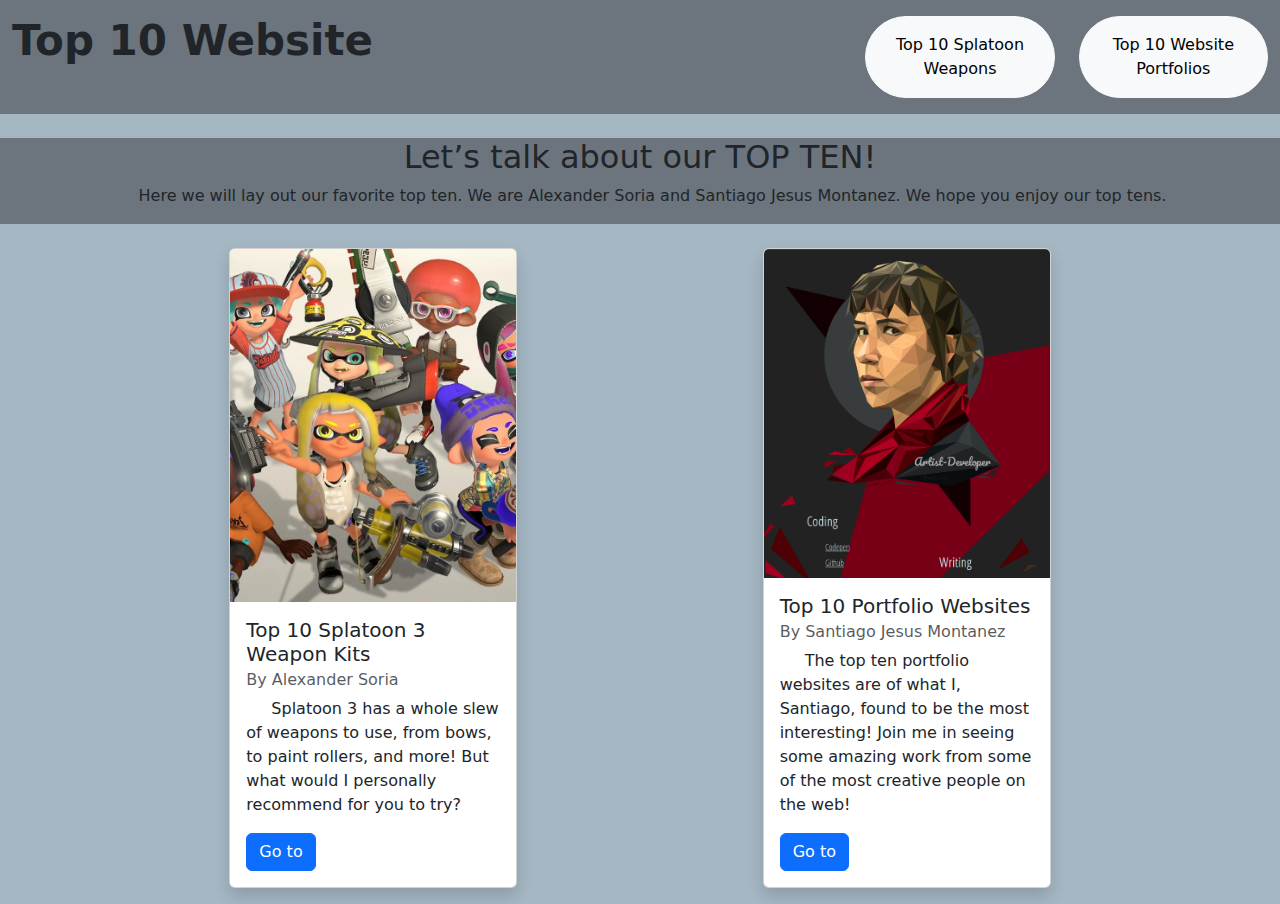
<file: index.html>
<!doctype html>
<html lang="en">
  <head>
    <meta charset="utf-8">
    <meta name="viewport" content="width=device-width, initial-scale=1">
    <title>Top Ten Website</title>
    <link
      href="https://cdn.jsdelivr.net/npm/bootstrap@5.3.3/dist/css/bootstrap.min.css"
      rel="stylesheet"
      integrity="sha384-QWTKZyjpPEjISv5WaRU9OFeRpok6YctnYmDr5pNlyT2bRjXh0JMhjY6hW+ALEwIH"
      crossorigin="anonymous">
    <link rel="stylesheet" href="./style/styles.css">
  </head>

  <body id="bg-index">

    <header>
      <div class="container-fluid">
        <div class="row bg-secondary py-3">
            <!--Website Name-->
            <div class="col-5 col-lg-8">
              <h3>
                <a class="navbar-brand" style="font-weight: bold; font-size: 42px;" href="#">Top 10 Website</a>
              </h3>
              </div> 
            <!--Buttons to articles-->
            <div class="col-3 col-lg-2">
              <a role="button" class="btn btn-light rounded-pill p-lg-3" href="/pages/AlexanderTopTen.html">Top 10 Splatoon Weapons</a>
            </div>
            <div class="col-3 col-lg-2">
              <a role="button" class="btn btn-light rounded-pill p-lg-3" href="/pages/SantiagoTopTen.html">Top 10 Website Portfolios</a>
            </div>
          </div>
        </div>
      </div>
    </header>

    <!--Hero Section-->
    <section class="mb-4 mt-4">
      <div class="container-fluid bg-secondary ">
        <!--Title-->
        <div class="row ">
          <div class="col text-center">
            <h2>
              Let’s talk about our TOP TEN!
            </h2>
          </div>
        </div>

        <!--Text Body-->
        <div class="row">
          <div class="col text-center">
            <p>
              Here we will lay out our favorite top ten. 
              We are Alexander Soria and Santiago Jesus Montanez. 
              We hope you enjoy our top tens.
            </p>
          </div>
        </div>
      </div>
    </section>

    <!--Cards-->
    <section>
      <div class="container-fluid mb-3">
        <div class="row d-flex justify-content-evenly">
          <div class="col-3 d-flex justify-content-evenly">
            <div class="shadow card h-100" style="width: 18rem;">
              <img src="./assets/resources/SplatoonBG.png" class="card-img-top h-100" alt="Card Image of Splatoon Background" style="object-fit:cover;">
              <div class="card-body">
                <h5 class="card-title">Top 10 Splatoon 3 Weapon Kits</h5>
                <h6 class="card-subtitle mb-2 text-body-secondary">By Alexander Soria</h6>
                <p class="card-text">
                  Splatoon 3 has a whole slew of weapons to use, from bows, to paint rollers, and more! 
                  But what would I personally recommend for you to try?</p>
                <a href="./pages/AlexanderTopTen.html" class="btn btn-primary">Go to</a>
              </div>
            </div>
          </div>
          <div class="col-3 d-flex justify-content-evenly">
            <div class="shadow card h-100" style="width: 18rem;">
              <img src="./assets/resources/Screenshot_20241023_141831.png" class="card-img-top h-100" alt="Card image of Web Portfolio">
              <div class="card-body">
                <h5 class="card-title">Top 10 Portfolio Websites</h5>
                <h6 class="card-subtitle mb-2 text-body-secondary">By Santiago Jesus Montanez</h6>
                <p class="card-text">
                  The top ten portfolio websites are of what I, Santiago, found to be the most interesting! 
                  Join me in seeing some amazing work from some of the most creative people on the web!
                </p>
                <a href="./pages/SantiagoTopTen.html" class="btn btn-primary">Go to</a>
              </div>
            </div>
          </div>
        </div>
      </div>
    </section>

    <script
      src="https://cdn.jsdelivr.net/npm/bootstrap@5.3.3/dist/js/bootstrap.bundle.min.js"
      integrity="sha384-YvpcrYf0tY3lHB60NNkmXc5s9fDVZLESaAA55NDzOxhy9GkcIdslK1eN7N6jIeHz"
      crossorigin="anonymous"></script>
  </body>
</html>
</file>
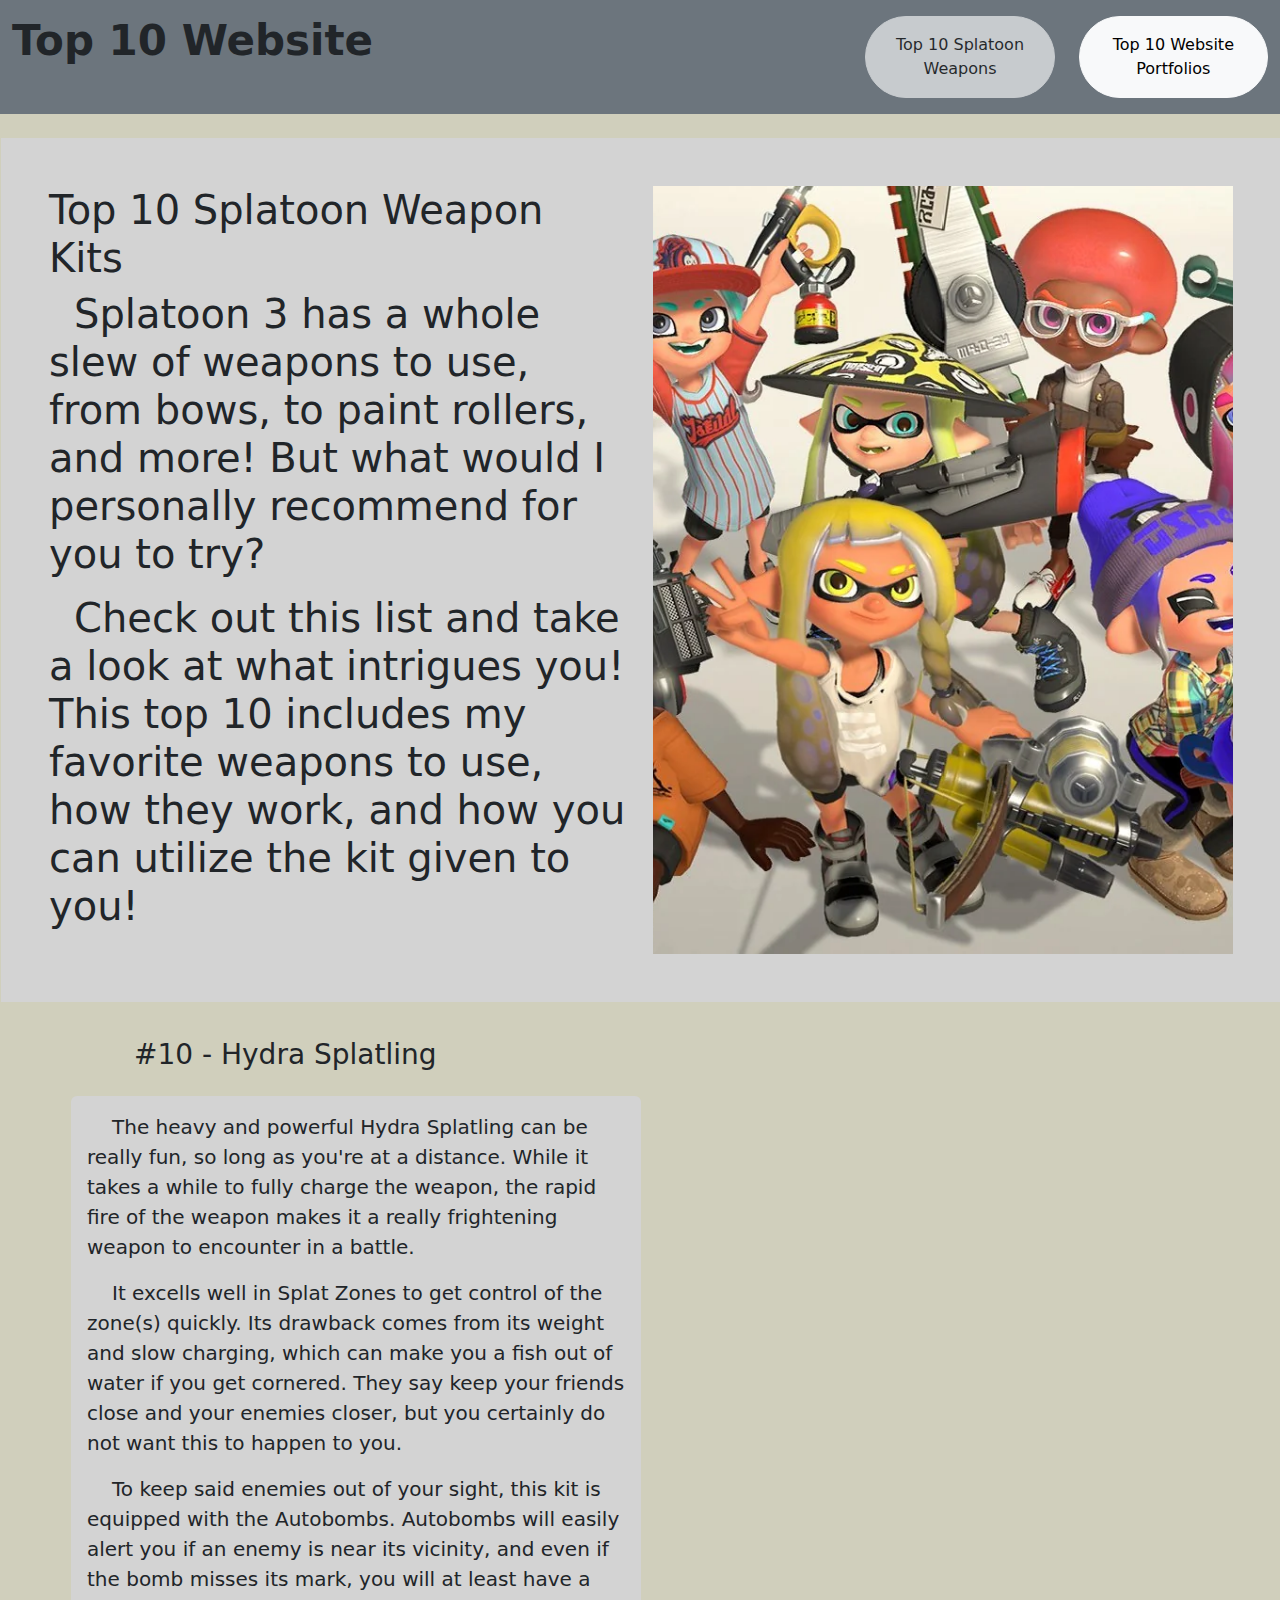
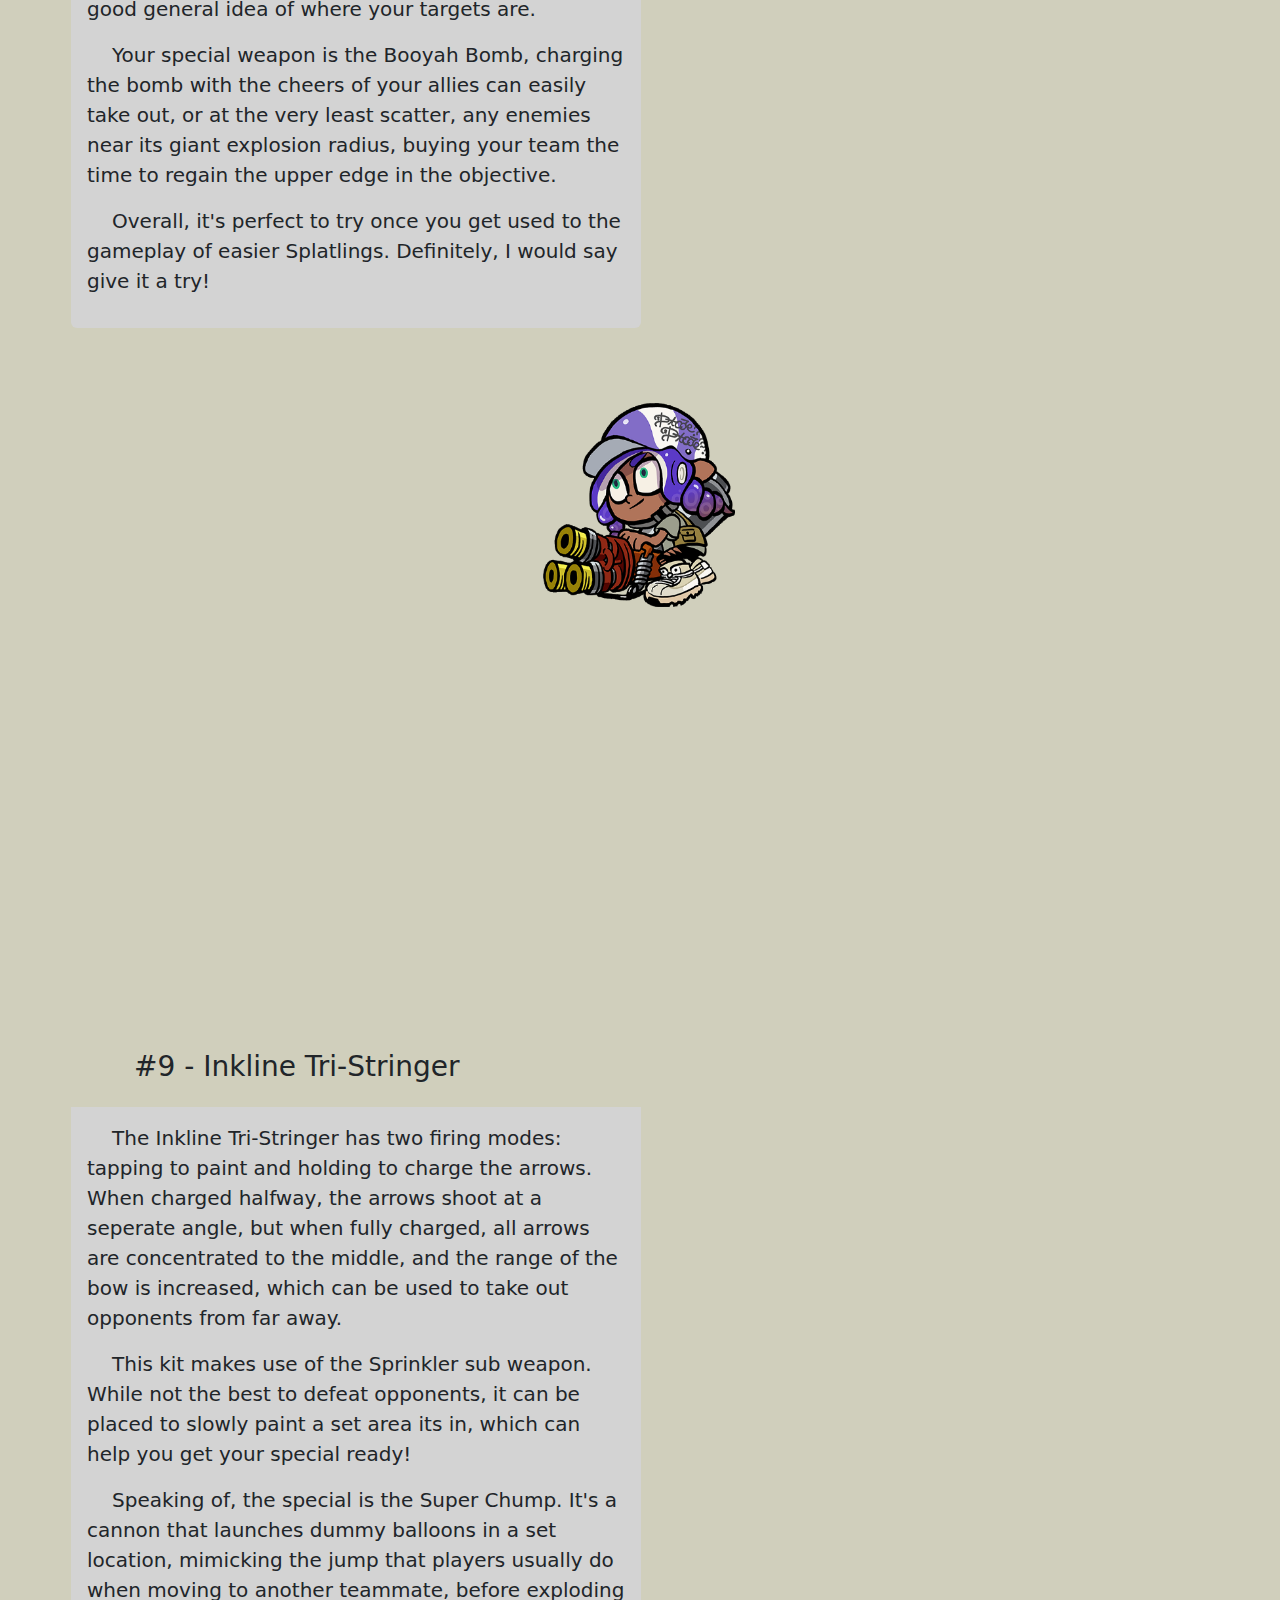
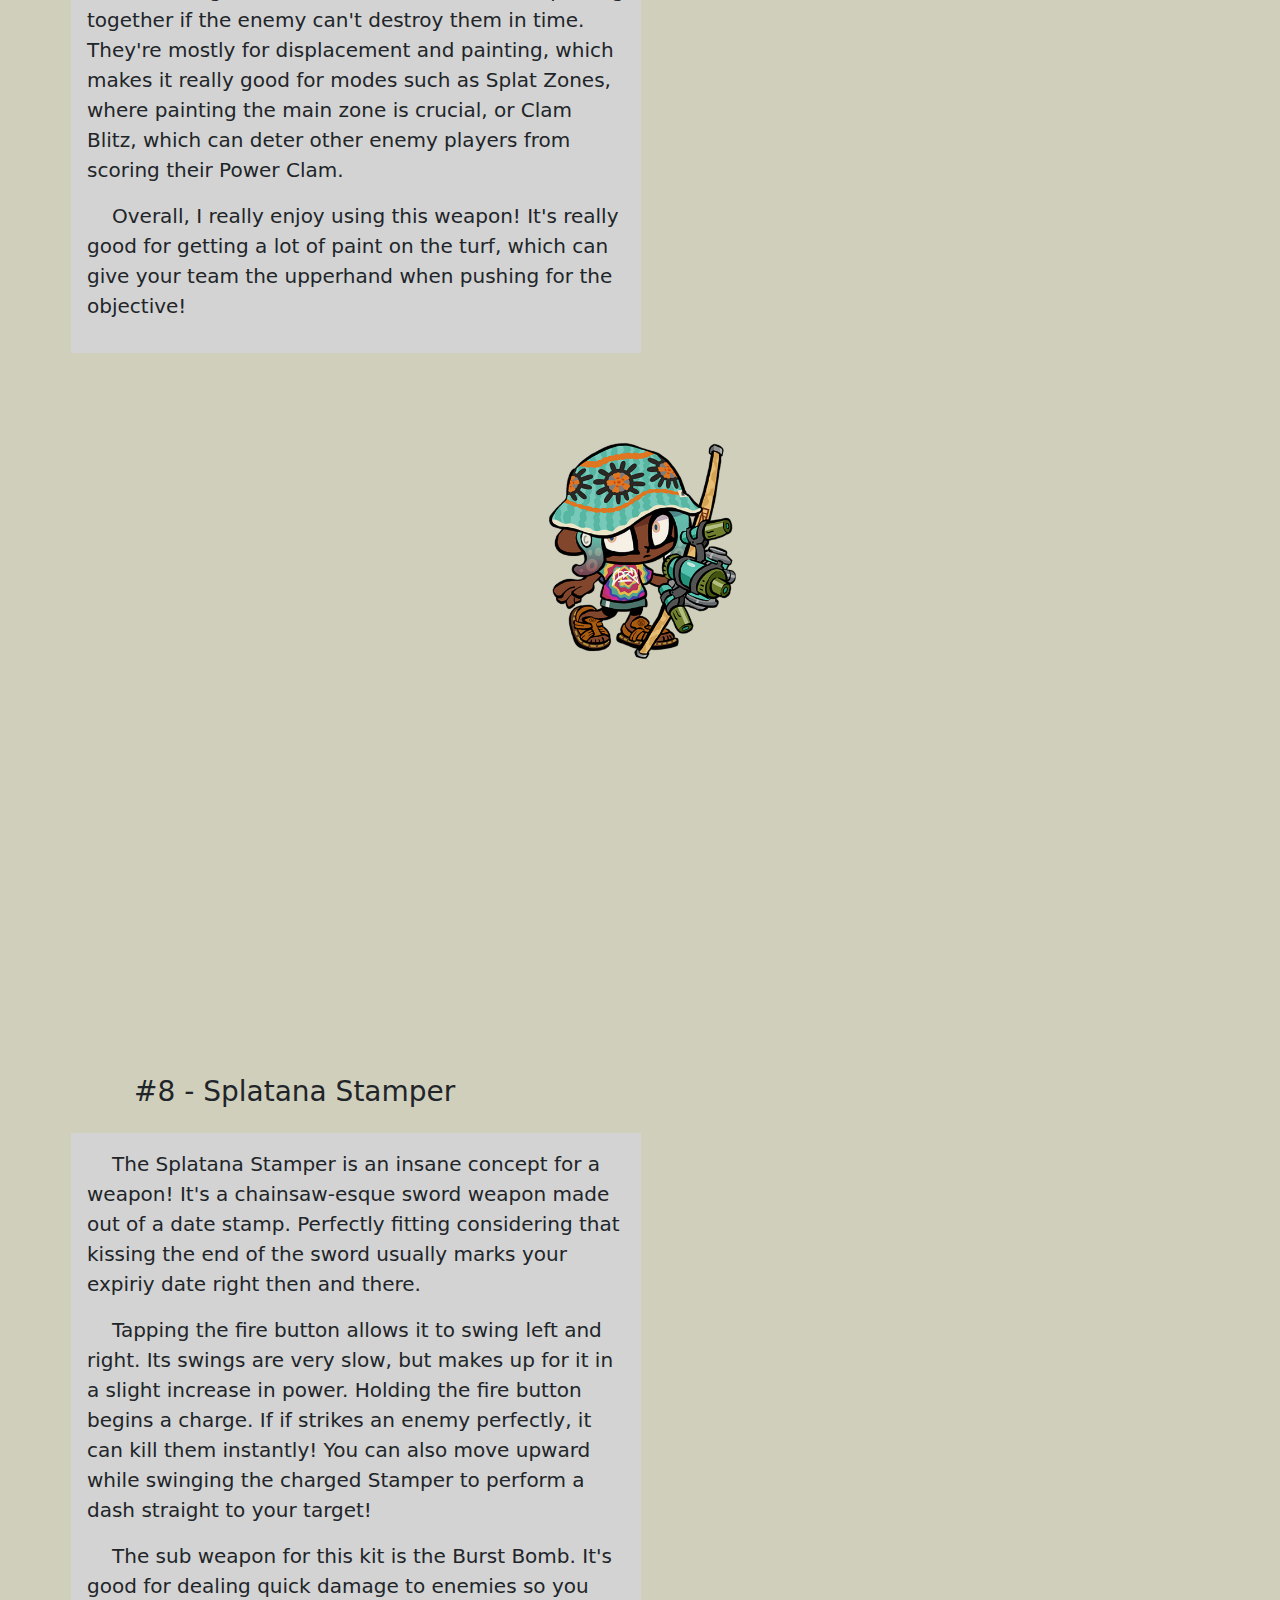
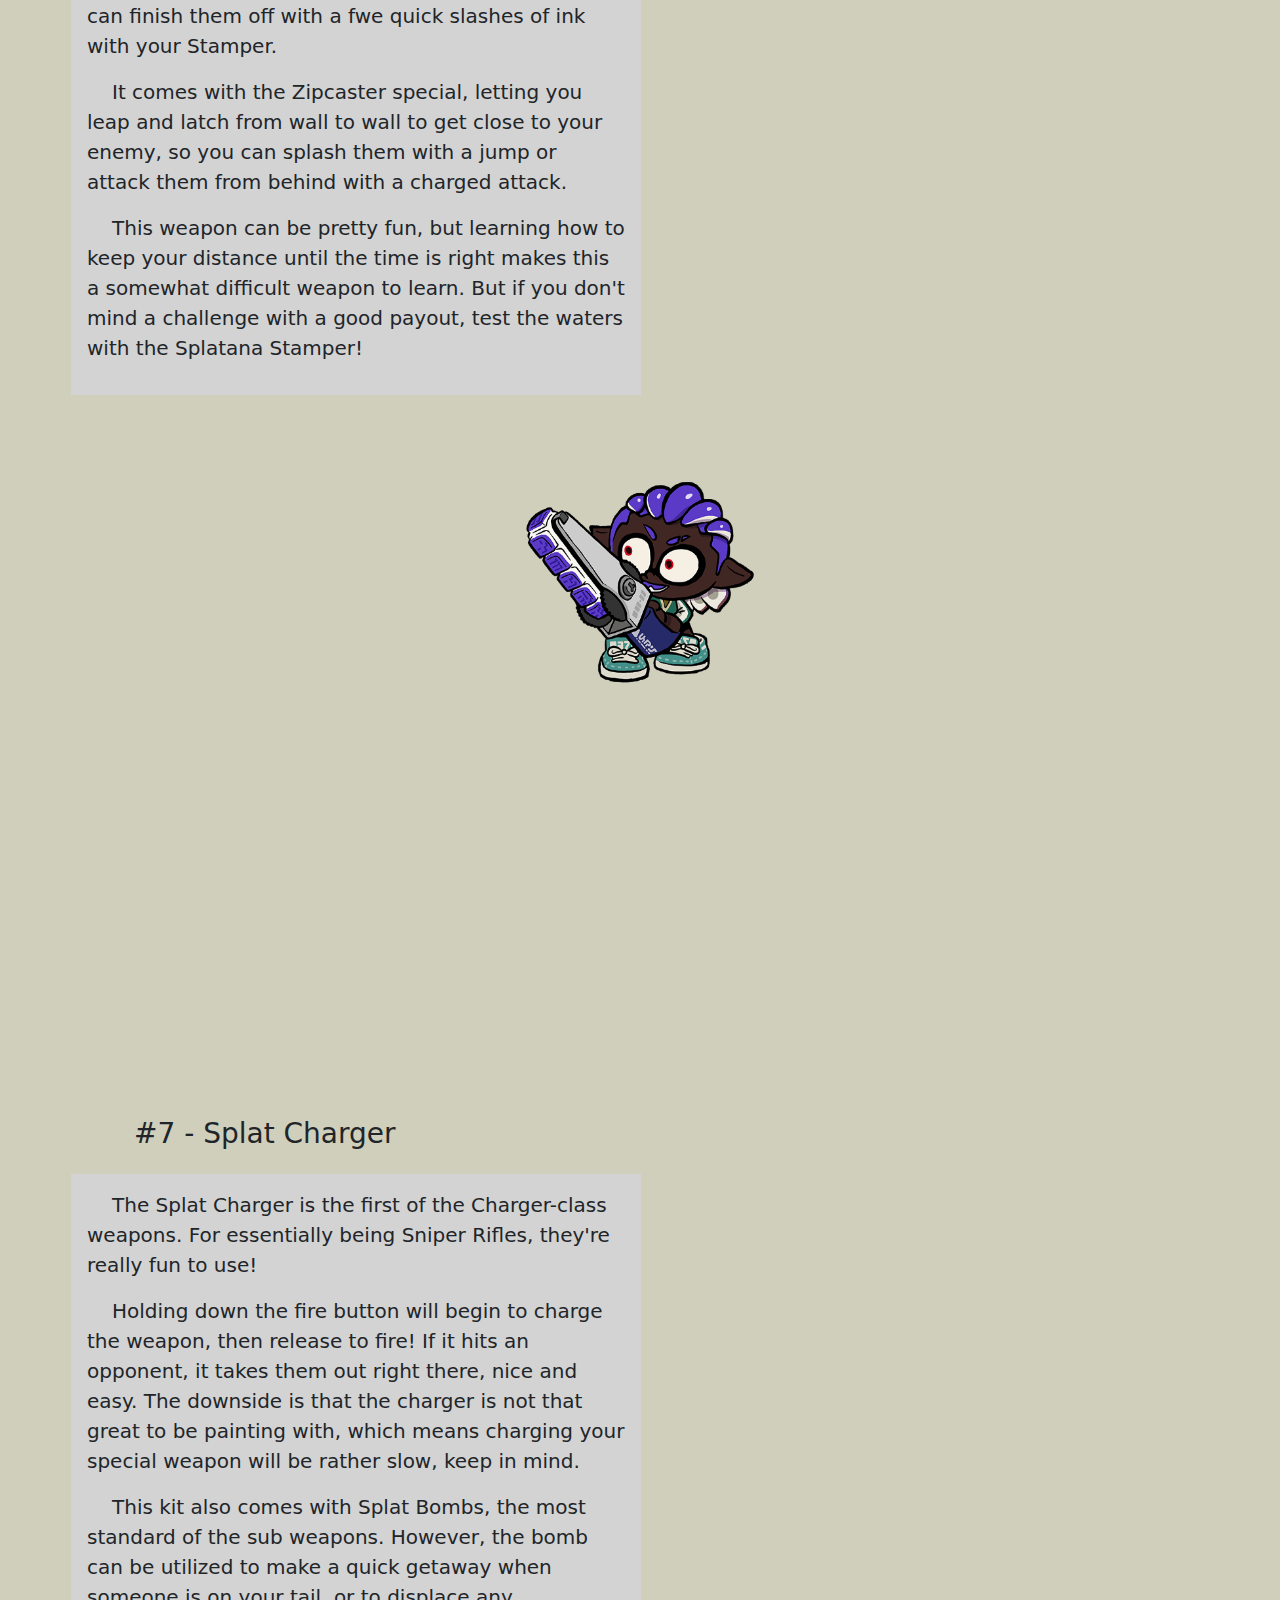
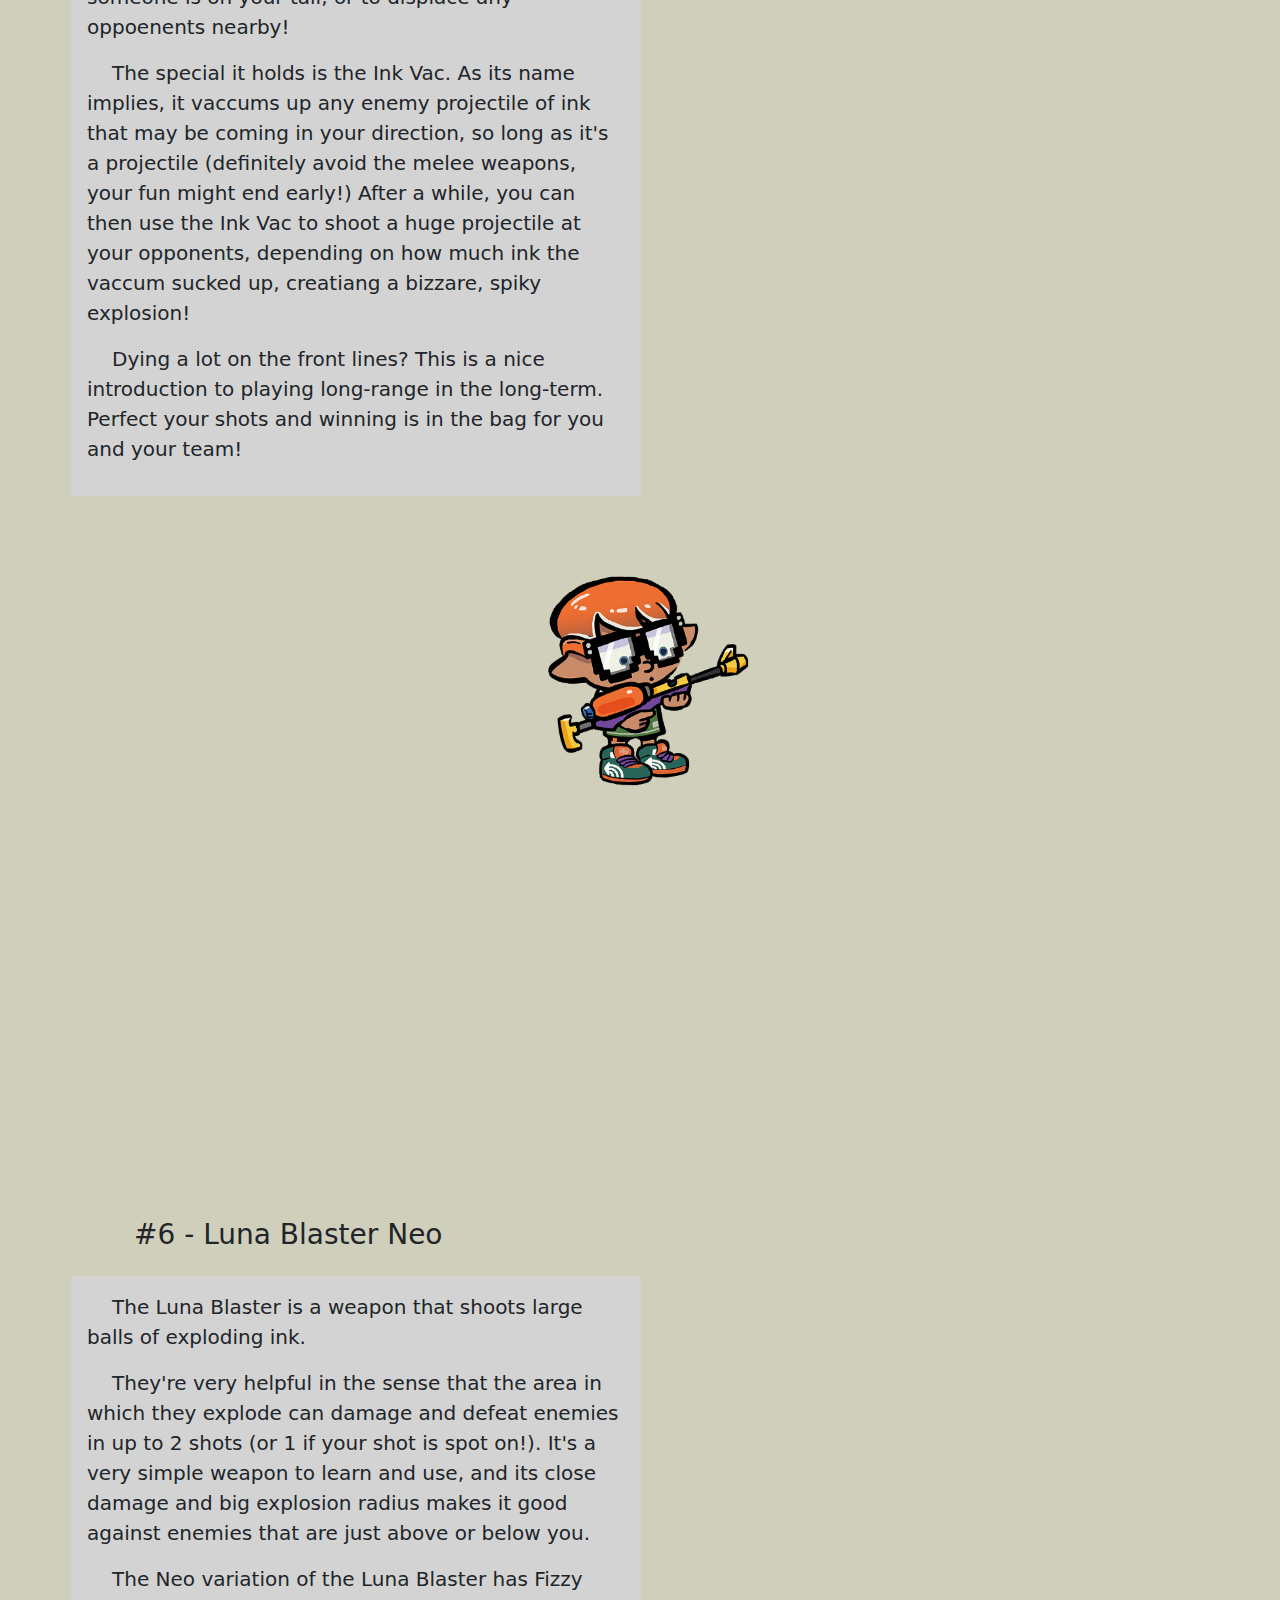
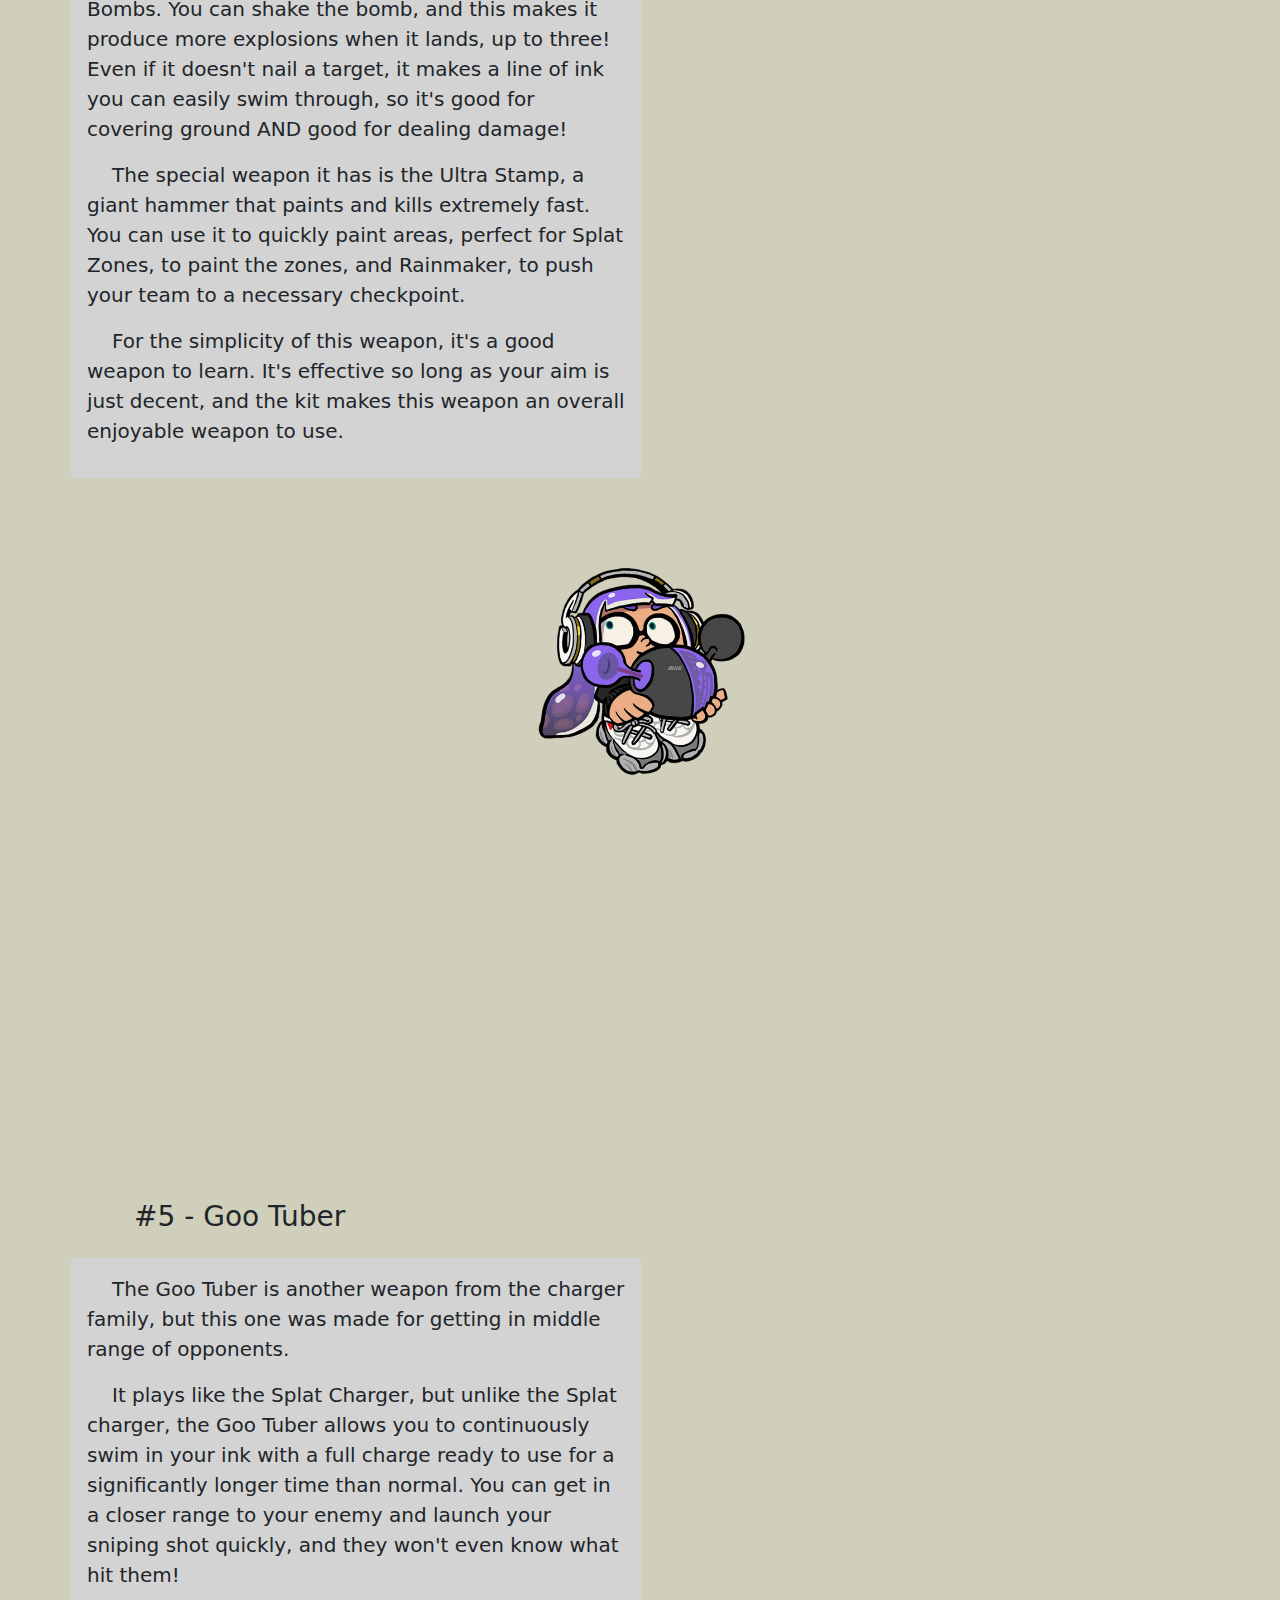
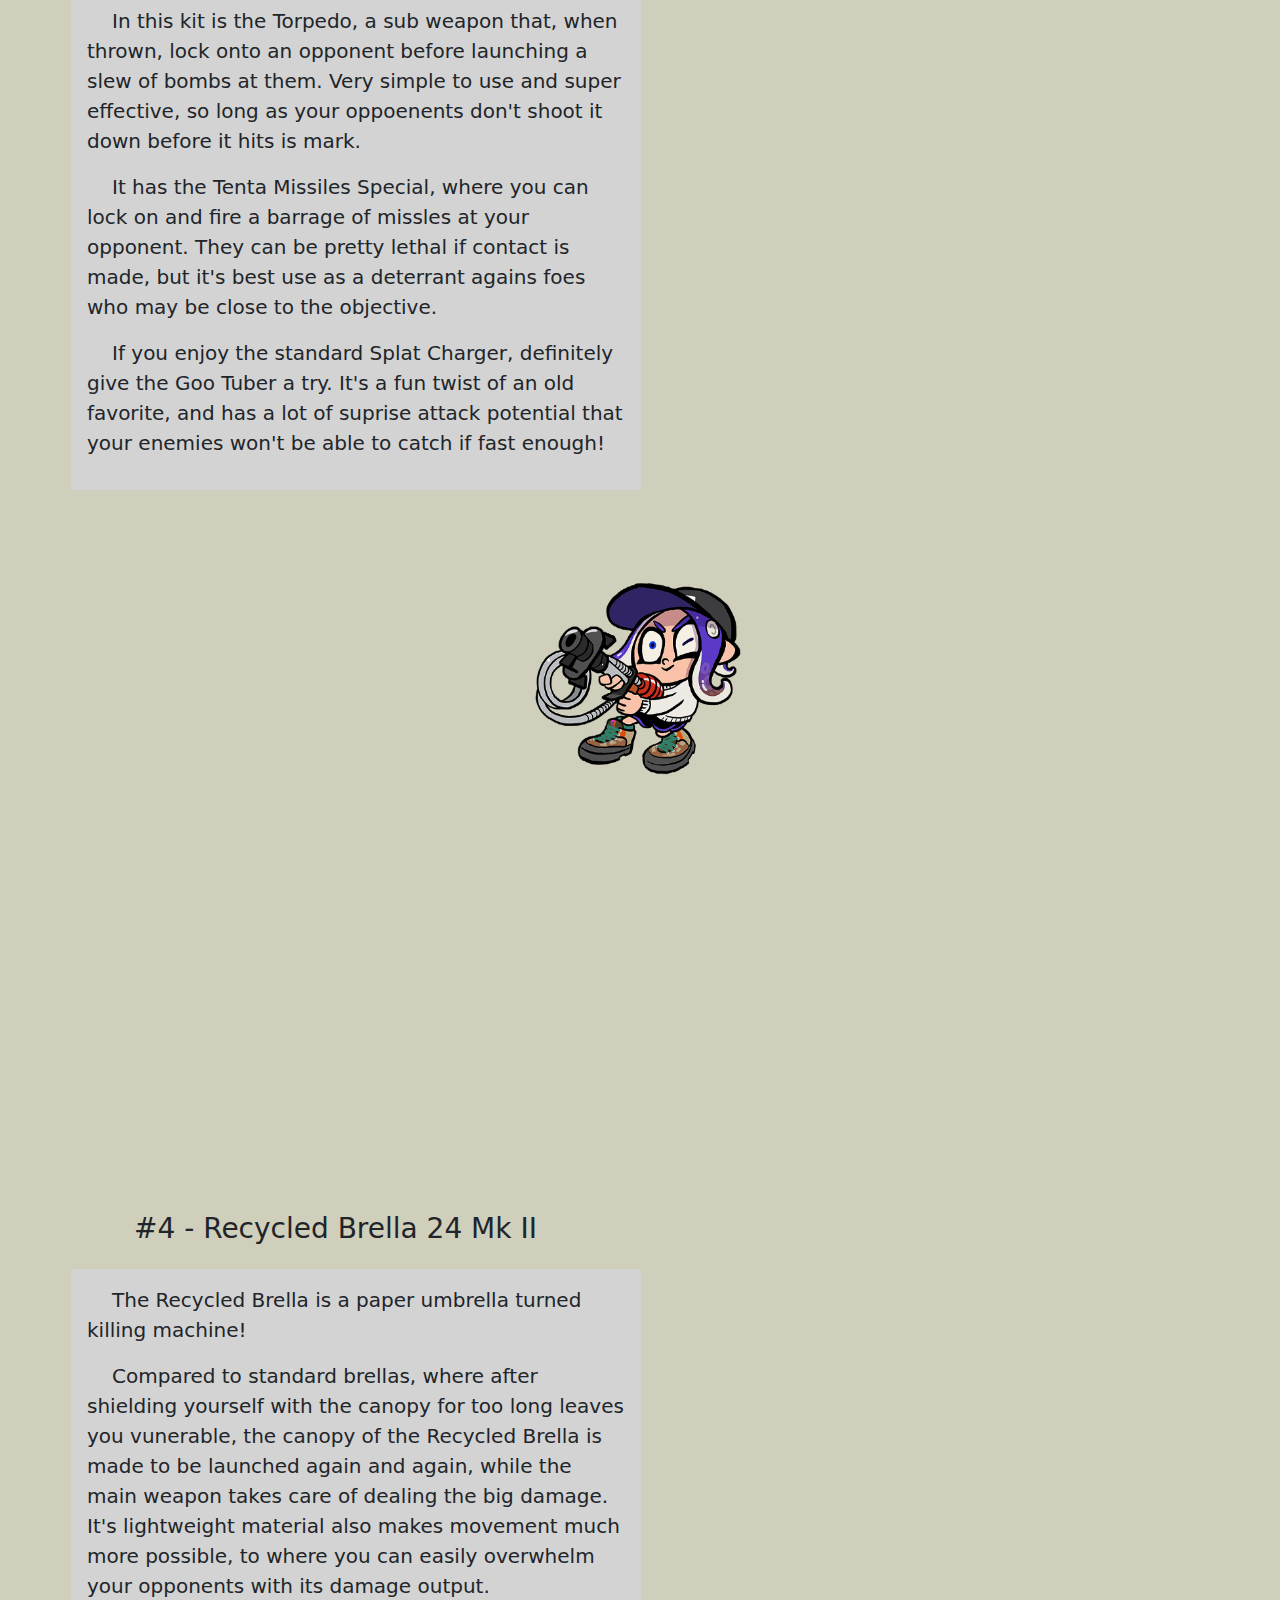
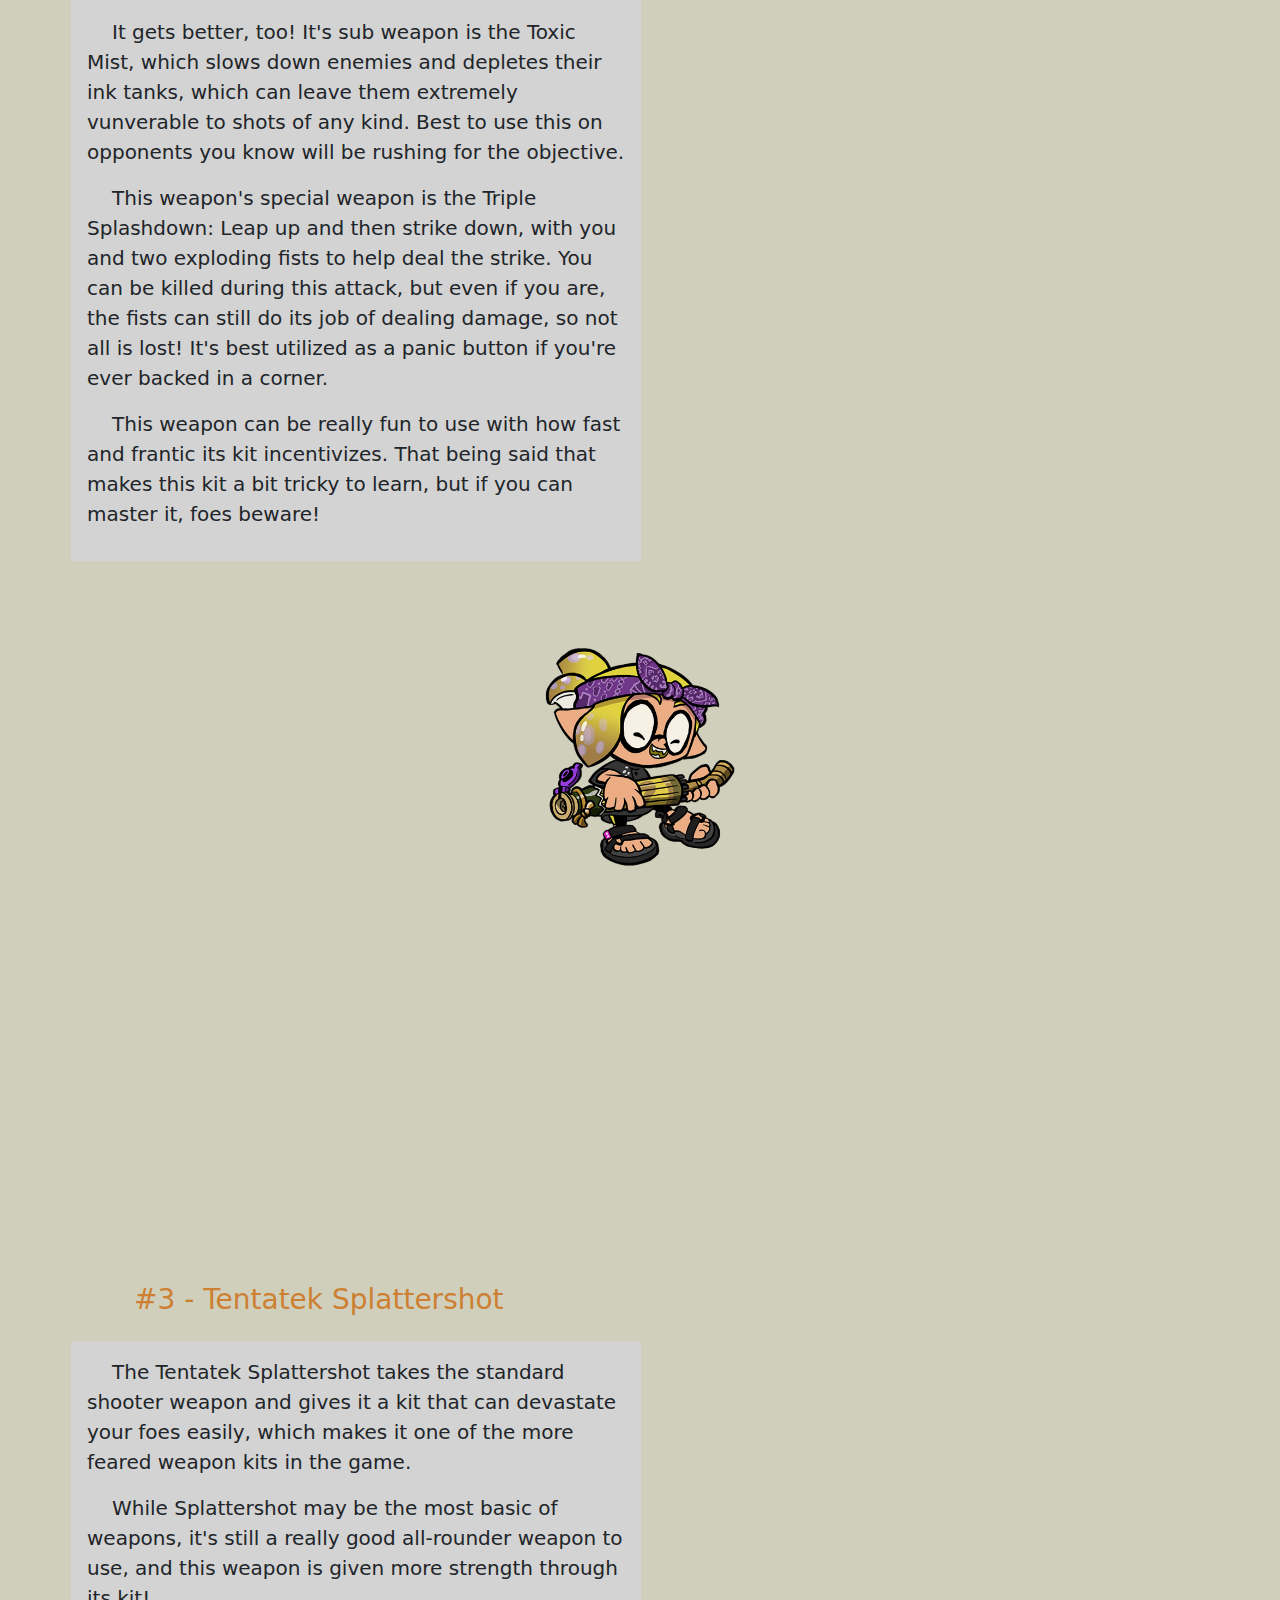
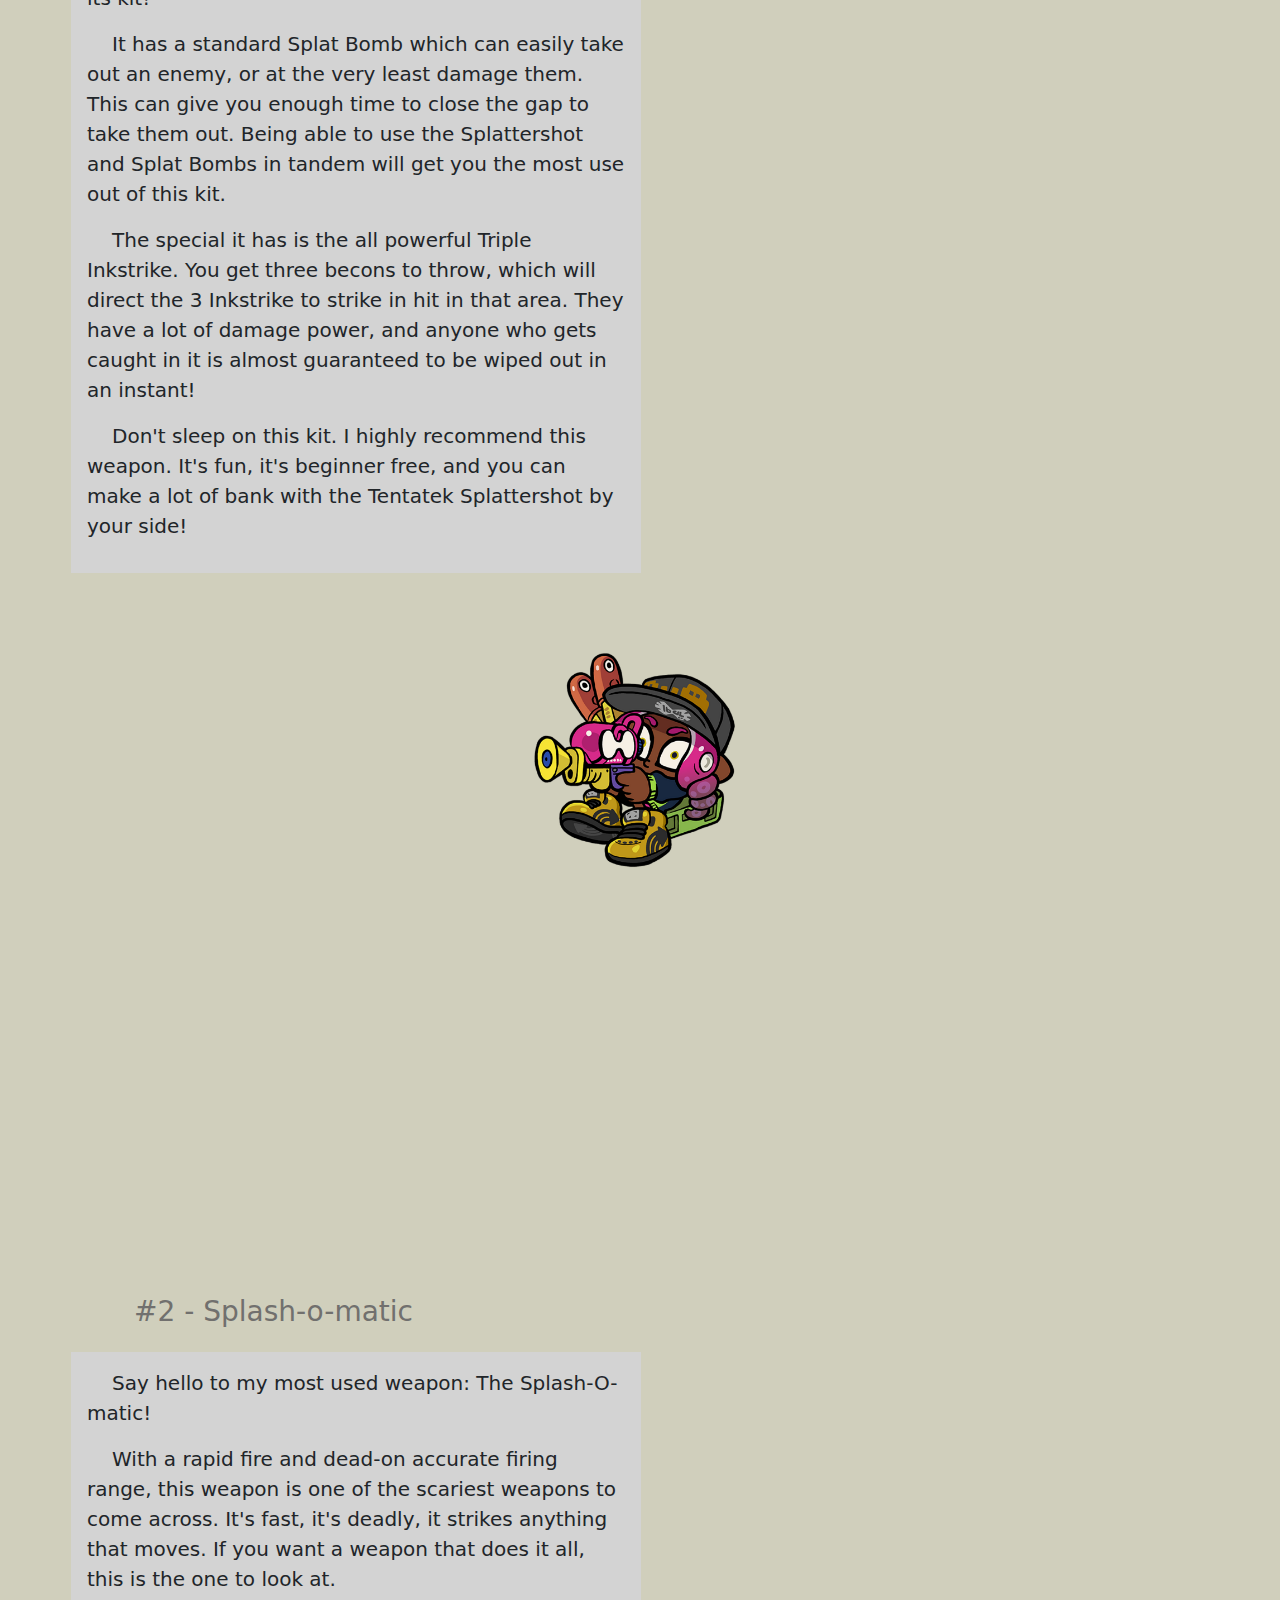
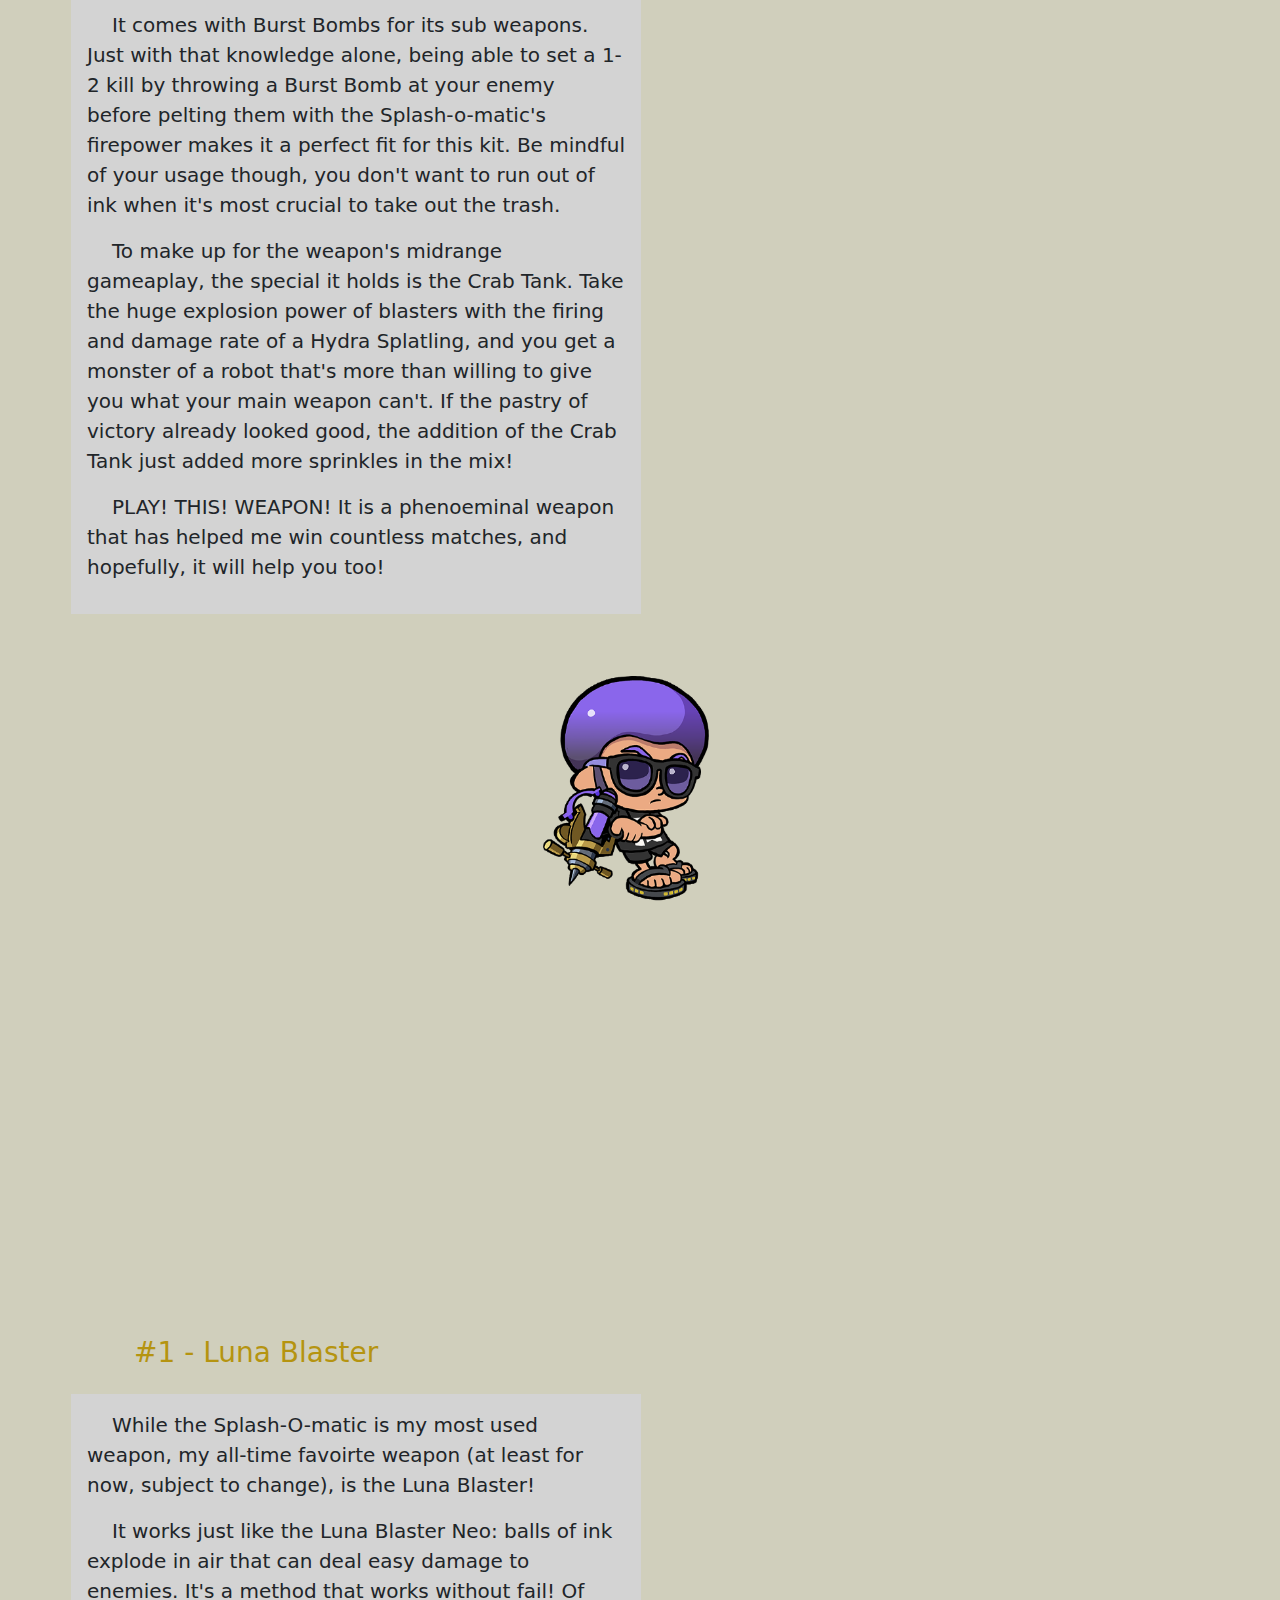
<file: pages/AlexanderTopTen.html>
<!doctype html>
<html lang="en">
  <head>
    <meta charset="utf-8">
    <meta name="viewport" content="width=device-width, initial-scale=1">
    <title>Top 10 Splatoon 3 Weapons</title>
    <link href="https://cdn.jsdelivr.net/npm/bootstrap@5.3.3/dist/css/bootstrap.min.css" rel="stylesheet" integrity="sha384-QWTKZyjpPEjISv5WaRU9OFeRpok6YctnYmDr5pNlyT2bRjXh0JMhjY6hW+ALEwIH" crossorigin="anonymous">
    <link rel="stylesheet" href="../style/styles.css">
  </head>


  <body id="bg-alex10">
    <header>
        <div class="container-fluid">
          <div class="row bg-secondary py-3">
              <!--Website Name-->
              <div class="col-5 col-lg-8">
                <h3>
                  <a class="navbar-brand" style="font-weight: bold; font-size: 42px;" href="../index.html">Top 10 Website</a>
                </h3>
                </div> 
              <!--Buttons to articles-->
              <div class="col-3 col-lg-2">
                <a role="button" class="btn btn-light rounded-pill p-lg-3 disabled" href="#">Top 10 Splatoon Weapons</a>
              </div>
              <div class="col-3 col-lg-2">
                <a role="button" class="btn btn-light rounded-pill p-lg-3" href="./SantiagoTopTen.html">Top 10 Website Portfolios</a>
              </div>
            </div>
          </div>
        </div>
      </header>

    <!--TITLE-->

    <div class="container-fluid mt-4 bg-gray p-5">
      <div class="row">
        <div class="col-6">
          <div class="row">
            <h1>Top 10 Splatoon Weapon Kits</h1>
          </div>
          <div class="row">
            <h2>
              <p class="titleDescText">
              Splatoon 3 has a whole slew of weapons to use, from bows, to paint rollers, and more! But what would I personally recommend for you to try?
            </p>
            <p class="titleDescText">Check out this list and take a look at what intrigues you! This top 10 includes my favorite weapons to use, how they work, and how you can utilize the kit given to you!</p></h2>
          </div>
        </div>
        <div class="col-6">
          <img src="../assets/resources/SplatoonBG.png" class="card-img-top h-100" alt="Card Image of Splatoon Background" style="object-fit:cover;">
        </div>
      </div>
    </div>
    <!--LIST-->
    <!--10-->
      <div class="container">
        <!--Title-->
        <div class="row">
          <div class="col-12 ms-5 p-3">
            <h3>#10 - Hydra Splatling</h3>
          </div>
        </div>
        <!--Text/Photos/Video-->
        <div class="row">
          <!--Text-->
          <div class="col-lg-6 bg-gray p-3 pAlexText rounded">
            <p>
              The heavy and powerful Hydra Splatling can be really fun, so long as you're at a distance. While it takes a while to fully charge the weapon, the rapid fire of the weapon makes it a really frightening weapon to encounter in a battle.
            </p>
            <p>
              It excells well in Splat Zones to get control of the zone(s) quickly. Its drawback comes from its weight and slow charging, which can make you a fish out of water if you get cornered. They say keep your friends close and your enemies closer, but you certainly do not want this to happen to you. 
            </p>
            <p>
              To keep said enemies out of your sight, this kit is equipped with the Autobombs. Autobombs will easily alert you if an enemy is near its vicinity, and even if the bomb misses its mark, you will at least have a good general idea of where your targets are.
            </p>
            <p>
              Your special weapon is the Booyah Bomb, charging the bomb with the cheers of your allies can easily take out, or at the very least scatter, any enemies near its giant explosion radius, buying your team the time to regain the upper edge in the objective.
            </p>
            <p>
              Overall, it's perfect to try once you get used to the gameplay of easier Splatlings. Definitely, I would say give it a try!
            </p>
          </div>

          <!--Photos/Videos-->
          <div class="col">
            <!--Photos-->
            <div class="row">
              <div class="col-12 text-center p-3">
                <img src="../assets/images/AlexTop10/S3_Tableturf_Battle_card_Hydra_Splatling.png" alt="Hydra Splatling Tableturf card art" style="width: 15rem; height: 300px; object-fit: cover;">
              </div>
                <div class="col-12 text-center align-self-end p-3"> 
                 
                  <iframe width="560" 
                  height="315" 
                  src="https://www.youtube.com/embed/IdzvMUJDRkE" 
                  title="Hydra Splatling Gameplay" 
                  frameborder="0" a
                  llow="accelerometer; autoplay; clipboard-write; encrypted-media; gyroscope; picture-in-picture; web-share" 
                  referrerpolicy="strict-origin-when-cross-origin" 
                  allowfullscreen>

                  </iframe>
                
              </div>
            </div>
          </div>
        </div>
      </div>
    <!--9-->
    <div class="container">
      <!--Title-->
      <div class="row">
        <div class="col-12 ms-5 p-3">
          <h3>#9 - Inkline Tri-Stringer</h3>
        </div>
      </div>
      <!--Text/Photos/Video-->
      <div class="row">
        <!--Text-->
        <div class="col-lg-6 bg-gray p-3 pAlexText">
          <p>
            The Inkline Tri-Stringer has two firing modes: tapping to paint and holding to charge the arrows. When charged halfway, the arrows shoot at a seperate angle, but when fully charged, all arrows are concentrated to the middle, and the range of the bow is increased, which can be used to take out opponents from far away.
          </p>
          <p>
            This kit makes use of the Sprinkler sub weapon. While not the best to defeat opponents, it can be placed to slowly paint a set area its in, which can help you get your special ready!
          </p>
          <p>
            Speaking of, the special is the Super Chump. It's a cannon that launches dummy balloons in a set location, mimicking the jump that players usually do when moving to another teammate, before exploding together if the enemy can't destroy them in time. They're mostly for displacement and painting, which makes it really good for modes such as Splat Zones, where painting the main zone is crucial, or Clam Blitz, which can deter other enemy players from scoring their Power Clam.  
          </p>
          <p>
            Overall, I really enjoy using this weapon! It's really good for getting a lot of paint on the turf, which can give your team the upperhand when pushing for the objective!
          </p>
        </div>

        <!--Photos/Videos-->
        <div class="col">
          <!--Photos-->
          <div class="row">
            <div class="col-12 text-center p-3">
              <img src="../assets/images/AlexTop10/S3_Tableturf_Battle_card_Inkline_Tri-Stringer.png" alt="Inkline Tri-Stringer Tableturf card art" style="width: 15rem; height: 300px; object-fit: cover;">
            </div>
              <div class="col-12 text-center align-self-end p-3"> 
                <iframe width="560" 
                height="315"  src="https://www.youtube.com/embed/sFtbjQV6eeg" title="Inkline Stringer Gameplay" frameborder="0" allow="accelerometer; autoplay; clipboard-write; encrypted-media; gyroscope; picture-in-picture; web-share" referrerpolicy="strict-origin-when-cross-origin" allowfullscreen></iframe>
    
            </div>
          </div>
        </div>
      </div>
    </div>
    <!--8-->
    <div class="container">
      <!--Title-->
      <div class="row">
        <div class="col-12 ms-5 p-3">
          <h3>#8 - Splatana Stamper</h3>
        </div>
      </div>
      <!--Text/Photos/Video-->
      <div class="row">
        <!--Text-->
        <div class="col-lg-6 bg-gray p-3 pAlexText">
          <p>
            The Splatana Stamper is an insane concept for a weapon! It's a chainsaw-esque sword weapon made out of a date stamp. Perfectly fitting considering that kissing the end of the sword usually marks your expiriy date right then and there.
          </p>
          <p>
            Tapping the fire button allows it to swing left and right. Its swings are very slow, but makes up for it in a slight increase in power.
            Holding the fire button begins a charge. If if strikes an enemy perfectly, it can kill them instantly! You can also move upward while swinging the charged Stamper to perform a dash straight to your target!
          </p>
          <p>
            The sub weapon for this kit is the Burst Bomb. It's good for dealing quick damage to enemies so you can finish them off with a fwe quick slashes of ink with your Stamper.
          </p>
          <p>
            It comes with the Zipcaster special, letting you leap and latch from wall to wall to get close to your enemy, so you can splash them with a jump or attack them from behind with a charged attack.
          </p>
          <p>
          This weapon can be pretty fun, but learning how to keep your distance until the time is right makes this a somewhat difficult weapon to learn. But if you don't mind a challenge with a good payout, test the waters with the Splatana Stamper!
          </p>
        </div>

        <!--Photos/Videos-->
        <div class="col">
          <!--Photos-->
          <div class="row">
            <div class="col-12 text-center p-3">
              <img src="../assets/images/AlexTop10/S3_Tableturf_Battle_card_Splatana_Stamper.png" alt="Splatana Stamper Tableturf card art" style="width: 15rem; height: 300px; object-fit: cover;">
            </div>
              <div class="col-12 text-center align-self-end p-3"> 
                <iframe width="560" 
                height="315"  src="https://www.youtube.com/embed/OByTZnOwjrQ" title="Splatana Stamper Gameplay" frameborder="0" allow="accelerometer; autoplay; clipboard-write; encrypted-media; gyroscope; picture-in-picture; web-share" referrerpolicy="strict-origin-when-cross-origin" allowfullscreen></iframe>
    
            </div>
          </div>
        </div>
      </div>
    </div>
    <!--7-->
    <div class="container">
      <!--Title-->
      <div class="row">
        <div class="col-12 ms-5 p-3">
          <h3>#7 - Splat Charger</h3>
        </div>
      </div>
      <!--Text/Photos/Video-->
      <div class="row">
        <!--Text-->
        <div class="col-lg-6 bg-gray p-3 pAlexText">
          <p>
            The Splat Charger is the first of the Charger-class weapons. For essentially being Sniper Rifles, they're really fun to use!
          </p>  
          <p>
            Holding down the fire button will begin to charge the weapon, then release to fire! If it hits an opponent, it takes them out right there, nice and easy. The downside is that the charger is not that great to be painting with, which means charging your special weapon will be rather slow, keep in mind.
          </p>
          <p>
            This kit also comes with Splat Bombs, the most standard of the sub weapons. However, the bomb can be utilized to make a quick getaway when someone is on your tail, or to displace any oppoenents nearby!
          </p>
          <p>
            The special it holds is the Ink Vac. As its name implies, it vaccums up any enemy projectile of ink that may be coming in your direction, so long as it's a projectile (definitely avoid the melee weapons, your fun might end early!) After a while, you can then use the Ink Vac to shoot a huge projectile at your opponents, depending on how much ink the vaccum sucked up, creatiang a bizzare, spiky explosion!
          </p>
          <p>
            Dying a lot on the front lines? This is a nice introduction to playing long-range in the long-term. Perfect your shots and winning is in the bag for you and your team!
          </p>
        </div>

        <!--Photos/Videos-->
        <div class="col">
          <!--Photos-->
          <div class="row">
            <div class="col-12 text-center p-3">
              <img src="../assets/images/AlexTop10/S3_Tableturf_Battle_card_Splat_Charger.png" alt="Luna Blaster Neo Tableturf card art" style="width: 15rem; height: 300px; object-fit: cover;">
            </div>
              <div class="col-12 text-center align-self-end p-3"> 
                <iframe width="560" 
                height="315" src="https://www.youtube.com/embed/lTowXNCdKg0" title="Splat Charger Gameplay" frameborder="0" allow="accelerometer; autoplay; clipboard-write; encrypted-media; gyroscope; picture-in-picture; web-share" referrerpolicy="strict-origin-when-cross-origin" allowfullscreen></iframe>
    
            </div>
          </div>
        </div>
      </div>
    </div>
    <!--6-->
    <div class="container">
      <!--Title-->
      <div class="row">
        <div class="col-12 ms-5 p-3">
          <h3>#6 - Luna Blaster Neo</h3>
        </div>
      </div>
      <!--Text/Photos/Video-->
      <div class="row">
        <!--Text-->
        <div class="col-lg-6 bg-gray p-3 pAlexText">
          <p>
            The Luna Blaster is a weapon that shoots large balls of exploding ink. </p>
             <p>They're very helpful in the sense that the area in which they explode can damage and defeat enemies in up to 2 shots (or 1 if your shot is spot on!). It's a very simple weapon to learn and use, and its close damage and big explosion radius makes it good against enemies that are just above or below you.
          <p>
            The Neo variation of the Luna Blaster has Fizzy Bombs. You can shake the bomb, and this makes it produce more explosions when it lands, up to three! Even if it doesn't nail a target, it makes a line of ink you can easily swim through, so it's good for covering ground AND good for dealing damage!
          </p>
          <p>
            The special weapon it has is the Ultra Stamp, a giant hammer that paints and kills extremely fast. You can use it to quickly paint areas, perfect for Splat Zones, to paint the zones, and Rainmaker, to push your team to a necessary checkpoint.
          </p>
          <p>
            For the simplicity of this weapon, it's a good weapon to learn. It's effective so long as your aim is just decent, and the kit makes this weapon an overall enjoyable weapon to use.
          </p>
        </div>

        <!--Photos/Videos-->
        <div class="col">
          <!--Photos-->
          <div class="row">
            <div class="col-12 text-center p-3">
              <img src="../assets/images/AlexTop10/S3_Tableturf_Battle_card_Luna_Blaster_Neo.png" alt="Splat Charger Tableturf card art" style="width: 15rem; height: 300px; object-fit: cover;">
            </div>
              <div class="col-12 text-center align-self-end p-3"> 
                <iframe width="560" 
                height="315" src="https://www.youtube.com/embed/E66_pyMpNS4" title="Luna Blaster Neo Gameplay" frameborder="0" allow="accelerometer; autoplay; clipboard-write; encrypted-media; gyroscope; picture-in-picture; web-share" referrerpolicy="strict-origin-when-cross-origin" allowfullscreen></iframe>
    
            </div>
          </div>
        </div>
      </div>
    </div>
    <!--5-->
    <div class="container">
      <!--Title-->
      <div class="row">
        <div class="col-12 ms-5 p-3">
          <h3>#5 - Goo Tuber</h3>
        </div>
      </div>
      <!--Text/Photos/Video-->
      <div class="row">
        <!--Text-->
        <div class="col-lg-6 bg-gray p-3 pAlexText">
          <p>
            The Goo Tuber is another weapon from the charger family, but this one was made for getting in middle range of opponents. </p>
            <p> It plays like the Splat Charger, but unlike the Splat charger, the Goo Tuber allows you to continuously swim in your ink with a full charge ready to use for a significantly longer time than normal. You can get in a closer range to your enemy and launch your sniping shot quickly, and they won't even know what hit them!
          </p>
          <p>
            In this kit is the Torpedo, a sub weapon that, when thrown, lock onto an opponent before launching a slew of bombs at them. Very simple to use and super effective, so long as your oppoenents don't shoot it down before it hits is mark.
          </p>
          <p>
            It has the Tenta Missiles Special, where you can lock on and fire a barrage of missles at your opponent. They can be pretty lethal if contact is made, but it's best use as a deterrant agains foes who may be close to the objective. 
          </p>
          <p>
            If you enjoy the standard Splat Charger, definitely give the Goo Tuber a try. It's a fun twist of an old favorite, and has a lot of suprise attack potential that your enemies won't be able to catch if fast enough!
          </p>
        </div>

        <!--Photos/Videos-->
        <div class="col">
          <!--Photos-->
          <div class="row">
            <div class="col-12 text-center p-3">
              <img src="../assets/images/AlexTop10/S3_Tableturf_Battle_card_Goo_Tuber.png" alt="Goo Tuber Tableturf card art" style="width: 15rem; height: 300px; object-fit: cover;">
            </div>
              <div class="col-12 text-center align-self-end p-3"> 
                <iframe width="560" 
                height="315" src="https://www.youtube.com/embed/bcjqBXVAzig" title="Goo Tuber Gameplay" frameborder="0" allow="accelerometer; autoplay; clipboard-write; encrypted-media; gyroscope; picture-in-picture; web-share" referrerpolicy="strict-origin-when-cross-origin" allowfullscreen></iframe>
    
            </div>
          </div>
        </div>
      </div>
    </div>
    <!--4-->
    <div class="container">
      <!--Title-->
      <div class="row">
        <div class="col-12 ms-5 p-3">
          <h3>#4 - Recycled Brella 24 Mk II</h3>
        </div>
      </div>
      <!--Text/Photos/Video-->
      <div class="row">
        <!--Text-->
        <div class="col-lg-6 bg-gray p-3 pAlexText">
          <p>
            The Recycled Brella is a paper umbrella turned killing machine! 
          </p>  
          <p>
            Compared to standard brellas, where after shielding yourself with the canopy for too long leaves you vunerable, the canopy of the Recycled Brella is made to be launched again and again, while the main weapon takes care of dealing the big damage. It's lightweight material also makes movement much more possible, to where you can easily overwhelm your opponents with its damage output.
          </p>
          <p>
            It gets better, too! It's sub weapon is the Toxic Mist, which slows down enemies and depletes their ink tanks, which can leave them extremely vunverable to shots of any kind. Best to use this on opponents you know will be rushing for the objective.
          </p>
          <p>
            This weapon's special weapon is the Triple Splashdown: Leap up and then strike down, with you and two exploding fists to help deal the strike. You can be killed during this attack, but even if you are, the fists can still do its job of dealing damage, so not all is lost! It's best utilized as a panic button if you're ever backed in a corner.
          </p>
          <p>
            This weapon can be really fun to use with how fast and frantic its kit incentivizes. That being said that makes this kit a bit tricky to learn, but if you can master it, foes beware!
          </p>
        </div>

        <!--Photos/Videos-->
        <div class="col">
          <!--Photos-->
          <div class="row">
            <div class="col-12 text-center p-3">
              <img src="../assets/images/AlexTop10/S3_Tableturf_Battle_card_Recycled_Brella_24_Mk_II.png" alt="Recycled Brella Tableturf card art" style="width: 15rem; height: 300px; object-fit: cover;">
            </div>
              <div class="col-12 text-center align-self-end p-3"> 
                <iframe width="560" 
                height="315" src="https://www.youtube.com/embed/5rnOs_Isn-s" title="Recycled Brella Mk II Gameplay" frameborder="0" allow="accelerometer; autoplay; clipboard-write; encrypted-media; gyroscope; picture-in-picture; web-share" referrerpolicy="strict-origin-when-cross-origin" allowfullscreen></iframe>
    
            </div>
          </div>
        </div>
      </div>
    </div>
    <!--3-->
    <div class="container">
      <!--Title-->
      <div class="row">
        <div class="col-12 ms-5 p-3">
          <h3 class="bronzePlacement">#3 - Tentatek Splattershot</h3>
        </div>
      </div>
      <!--Text/Photos/Video-->
      <div class="row">
        <!--Text-->
        <div class="col-lg-6 bg-gray p-3 pAlexText">
          <p>
            The Tentatek Splattershot takes the standard shooter weapon and gives it a kit that can devastate your foes easily, which makes it one of the more feared weapon kits in the game.
          </p>
          <p>
            While Splattershot may be the most basic of weapons, it's still a really good all-rounder weapon to use, and this weapon is given more strength through its kit!
          </p>
          <p>
            It has a standard Splat Bomb which can easily take out an enemy, or at the very least damage them. This can give you enough time to close the gap to take them out. Being able to use the Splattershot and Splat Bombs in tandem will get you the most use out of this kit.
          </p>
          <p>
            The special it has is the all powerful Triple Inkstrike. You get three becons to throw, which will direct the 3 Inkstrike to strike in hit in that area. They have a lot of damage power, and anyone who gets caught in it is almost guaranteed to be wiped out in an instant!
          </p>
          <p>
            Don't sleep on this kit. I highly recommend this weapon. It's fun, it's beginner free, and you can make a lot of bank with the Tentatek Splattershot by your side!
          </p>
        </div>

        <!--Photos/Videos-->
        <div class="col">
          <!--Photos-->
          <div class="row">
            <div class="col-12 text-center p-3">
              <img src="../assets/images/AlexTop10/S3_Tableturf_Battle_card_Tentatek_Splattershot.png" alt="Tentatek Splattershot Tableturf card art" style="width: 15rem; height: 300px; object-fit: cover;">
            </div>
              <div class="col-12 text-center align-self-end p-3"> 
                <iframe width="560" 
                height="315" src="https://www.youtube.com/embed/oPtt63Mg6ec" title="Tentatek Splattershot Gameplay" frameborder="0" allow="accelerometer; autoplay; clipboard-write; encrypted-media; gyroscope; picture-in-picture; web-share" referrerpolicy="strict-origin-when-cross-origin" allowfullscreen></iframe>
    
            </div>
          </div>
        </div>
      </div>
    </div>
    <!--2-->
    <div class="container">
      <!--Title-->
      <div class="row">
        <div class="col-12 ms-5 p-3">
          <h3 class="silverPlacement">#2 - Splash-o-matic</h3>
        </div>
      </div>
      <!--Text/Photos/Video-->
      <div class="row">
        <!--Text-->
        <div class="col-lg-6 bg-gray p-3 pAlexText">
          <p>
            Say hello to my most used weapon: The Splash-O-matic!
          </p>
          <p>
            With a rapid fire and dead-on accurate firing range, this weapon is one of the scariest weapons to come across. It's fast, it's deadly, it strikes anything that moves. If you want a weapon that does it all, this is the one to look at.
          </p>
          <p>
            It comes with Burst Bombs for its sub weapons. Just with that knowledge alone, being able to set a 1-2 kill by throwing a Burst Bomb at your enemy before pelting them with the Splash-o-matic's firepower makes it a perfect fit for this kit. Be mindful of your usage though, you don't want to run out of ink when it's most crucial to take out the trash.
          </p>
          <p>
            To make up for the weapon's midrange gameaplay, the special it holds is the Crab Tank. Take the huge explosion power of blasters with the firing and damage rate of a Hydra Splatling, and you get a monster of a robot that's more than willing to give you what your main weapon can't. If the pastry of victory already looked good, the addition of the Crab Tank just added more sprinkles in the mix!
          </p>
          <p>
            PLAY! THIS! WEAPON! It is a phenoeminal weapon that has helped me win countless matches, and hopefully, it will help you too!
          </p>
        </div>

        <!--Photos/Videos-->
        <div class="col">
          <!--Photos-->
          <div class="row">
            <div class="col-12 text-center p-3">
              <img src="../assets/images/AlexTop10/S3_Tableturf_Battle_card_Splash-o-matic.png" alt="Splash-o-matic Tableturf card art" style="width: 15rem; height: 300px; object-fit: cover;">
            </div>
              <div class="col-12 text-center align-self-end p-3"> 
                <iframe width="560" 
                height="315" src="https://www.youtube.com/embed/3MNAzLZvcQU" title="Splash-o-matic Gameplay" frameborder="0" allow="accelerometer; autoplay; clipboard-write; encrypted-media; gyroscope; picture-in-picture; web-share" referrerpolicy="strict-origin-when-cross-origin" allowfullscreen></iframe>
    
            </div>
          </div>
        </div>
      </div>
    </div>
    <!--1-->
    <div class="container">
      <!--Title-->
      <div class="row">
        <div class="col-12 ms-5 p-3">
          <h3 class="goldPlacement">#1 - Luna Blaster</h3>
        </div>
      </div>
      <!--Text/Photos/Video-->
      <div class="row">
        <!--Text-->
        <div class="col-lg-6 bg-gray p-3 pAlexText">
          <p>
            While the Splash-O-matic is my most used weapon, my all-time favoirte weapon (at least for now, subject to change), is the Luna Blaster!
          </p>
          <p>
            It works just like the Luna Blaster Neo: balls of ink explode in air that can deal easy damage to enemies. It's a method that works without fail! Of course, it's mid-range means that you still can get hit by Chargers or Stringers from far away. But don't you worry about that!
          </p>
          <p>
            Where it excels is in its kit. It comes with Splat Bombs which is perfect for this kit. While it takes the Luna Blaster up to two shots to kill someone, the Splat Bomb can help a lot in taking people out. If the bomb damages someone even slightly, they're simply one Luna Blaster shot away to be defeated!
          </p>
          <p>
            The special for this weapon is the Zipcaster. Pairing the huge blast radius of the Luna Blaster with the Zipcaster's ability to be anywhere on the map at any time, and it becomes one of the most threatening combo in just about any match!
          </p>
          <p>
            This is my pick for my favorite weapon kit in Splatoon 3! It's fast, it's strong, and it's a ruthless combo! Take a chance and try this weapon out, the results will not disappoint you!
          </p>
        </div>

        <!--Photos/Videos-->
        <div class="col">
          <!--Photos-->
          <div class="row">
            <div class="col-12 text-center p-3">
              <img src="../assets/images/AlexTop10/S3_Tableturf_Battle_card_Luna_Blaster.png" alt="Luna Blaster Tableturf card art" style="width: 15rem; height: 300px; object-fit: cover;">
            </div>
              <div class="col-12 text-center align-self-end p-3"> 
                <iframe  width="560" 
                height="315" src="https://www.youtube.com/embed/fbw9kyaIvTA" title="Luna Blaster Gameplay" frameborder="0" allow="accelerometer; autoplay; clipboard-write; encrypted-media; gyroscope; picture-in-picture; web-share" referrerpolicy="strict-origin-when-cross-origin" allowfullscreen></iframe>
    
            </div>
          </div>
        </div>
      </div>
    </div>



    
    
    
    
    
    
    
    
    
    
    
    
    
    <script src="https://cdn.jsdelivr.net/npm/bootstrap@5.3.3/dist/js/bootstrap.bundle.min.js" integrity="sha384-YvpcrYf0tY3lHB60NNkmXc5s9fDVZLESaAA55NDzOxhy9GkcIdslK1eN7N6jIeHz" crossorigin="anonymous"></script>
  </body>
</html>
</file>
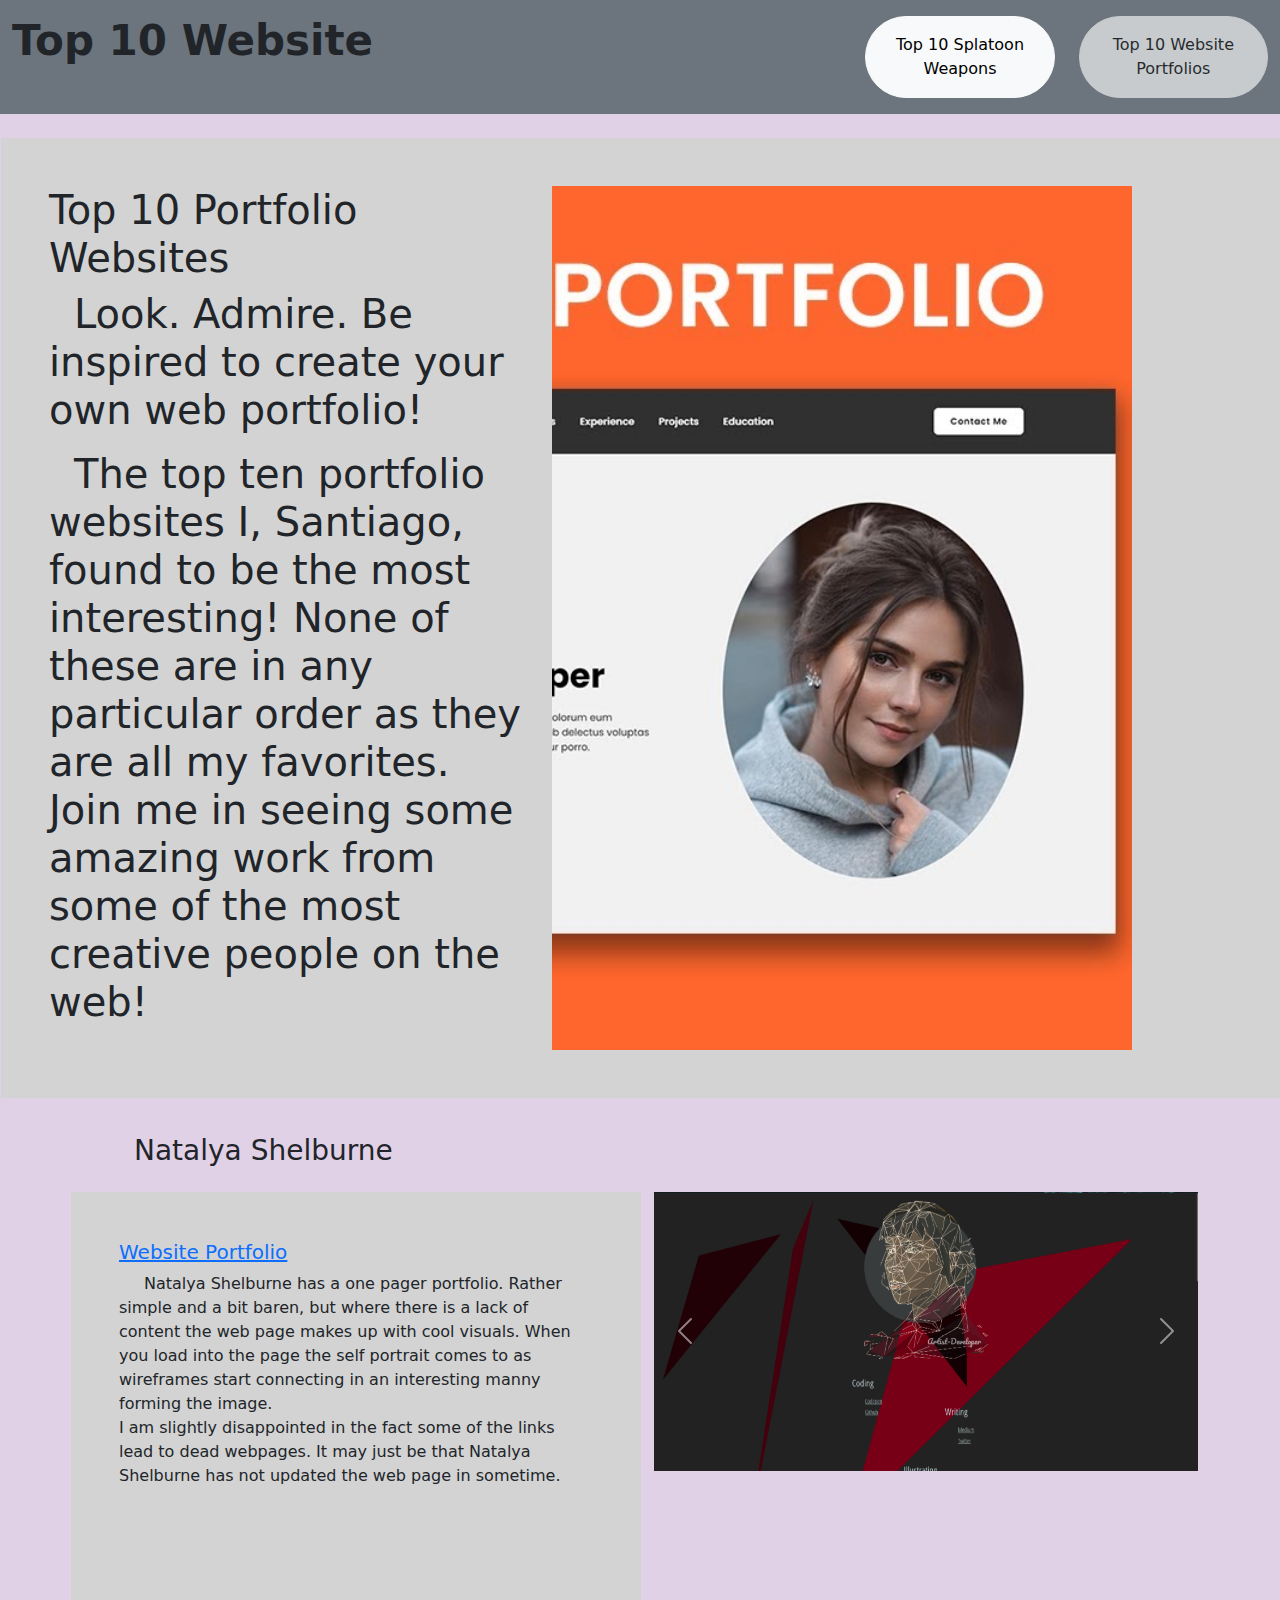
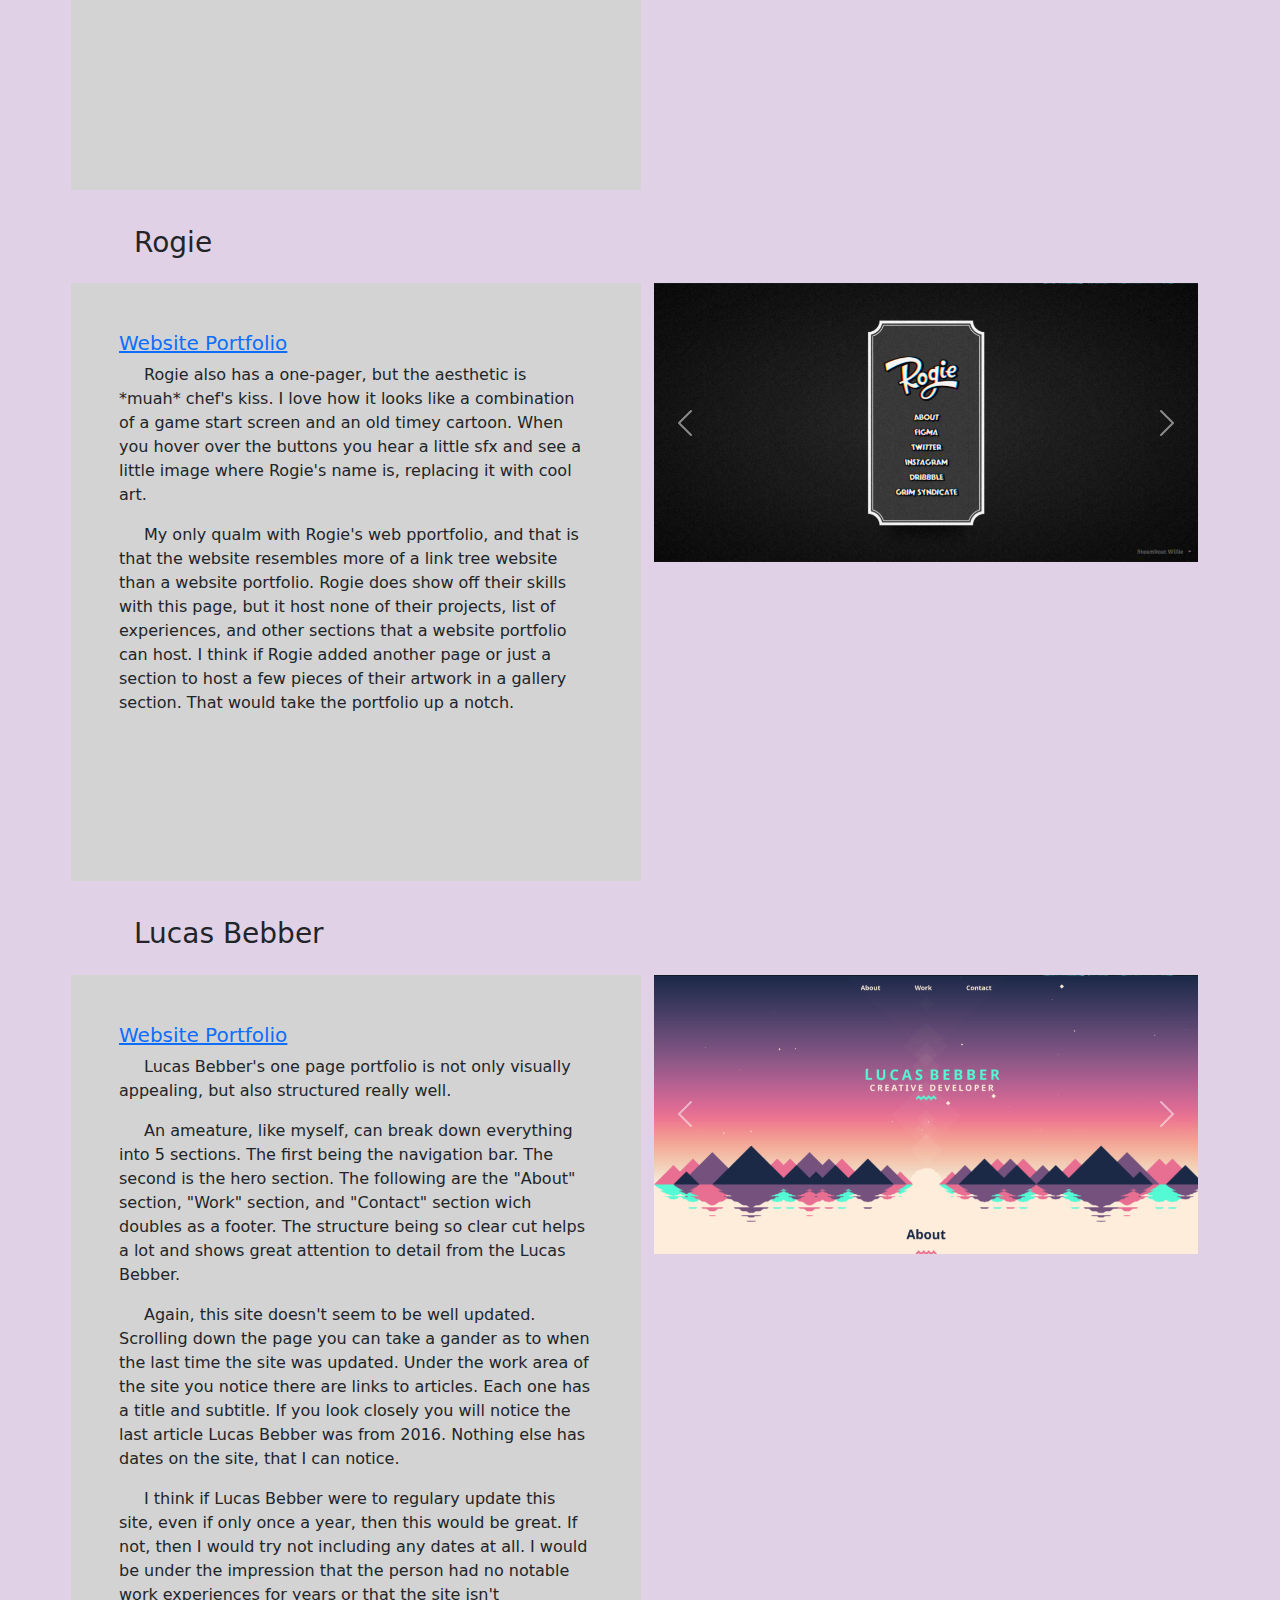
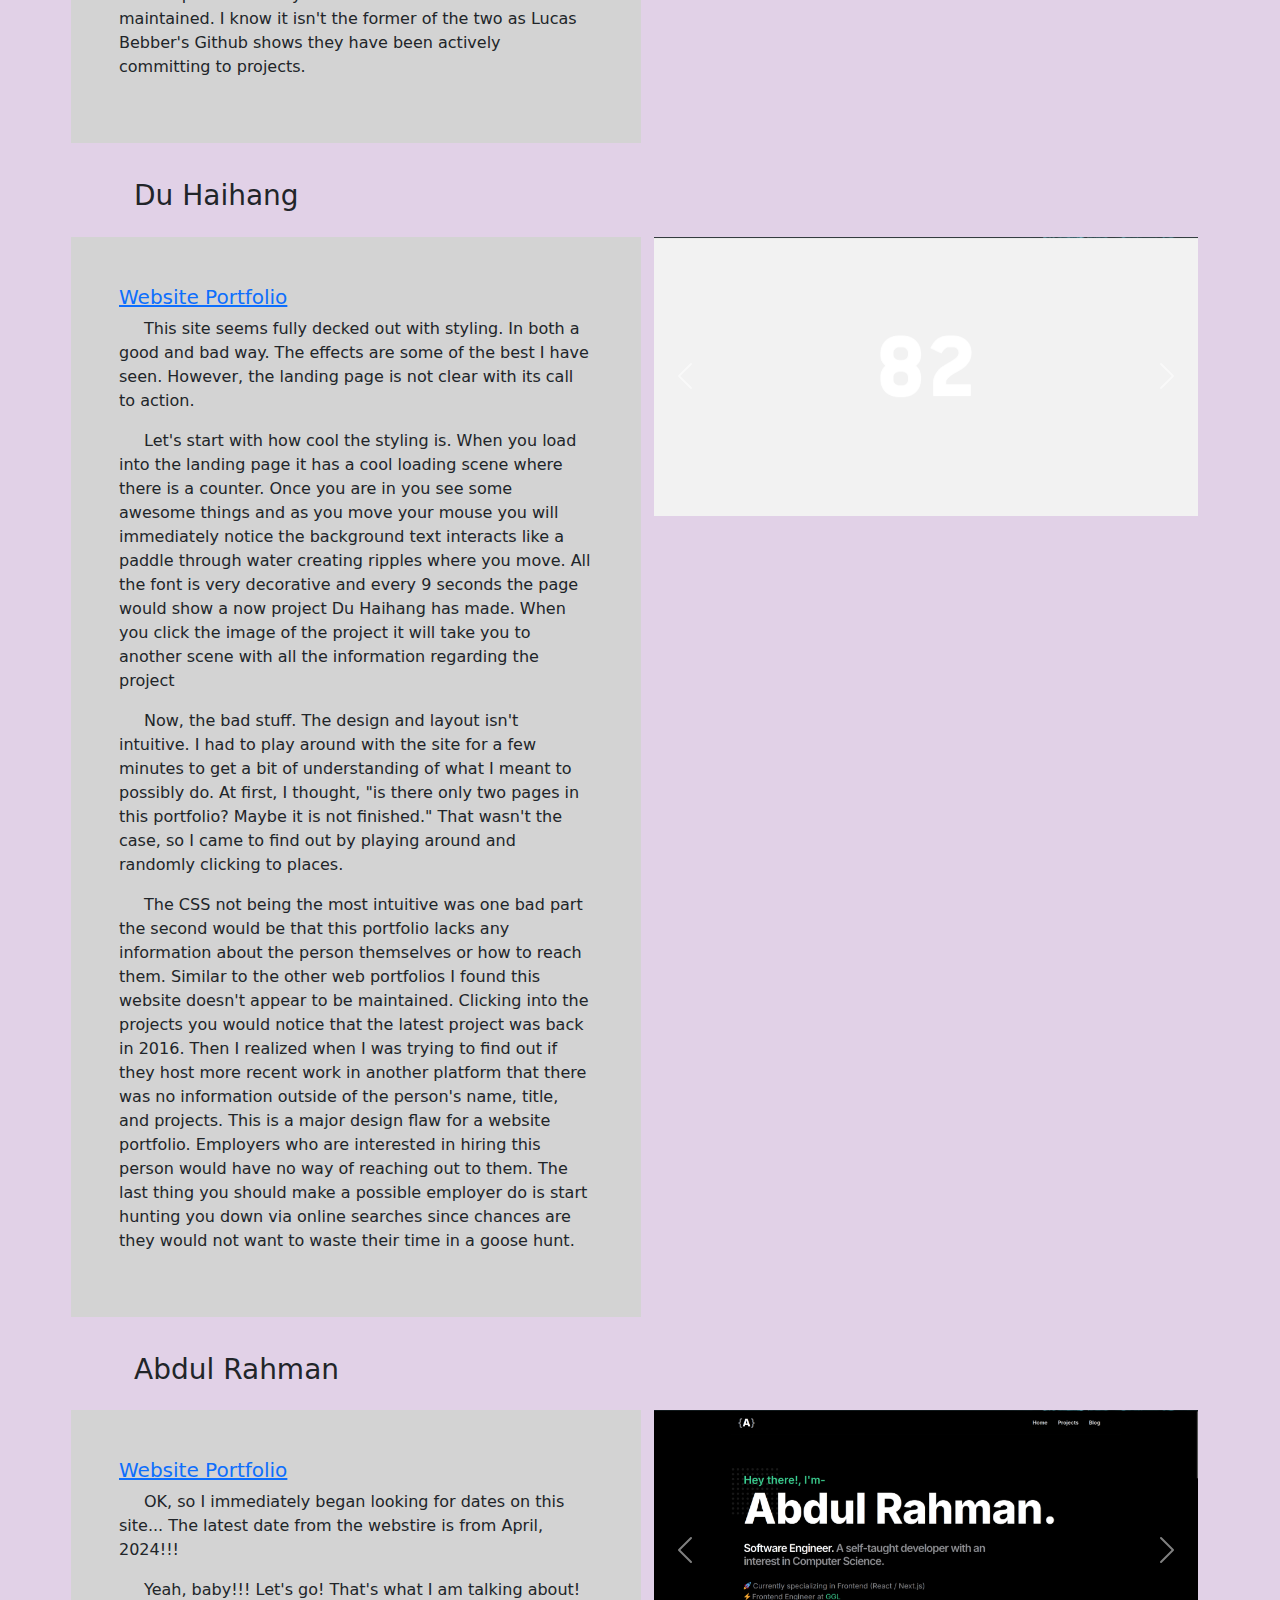
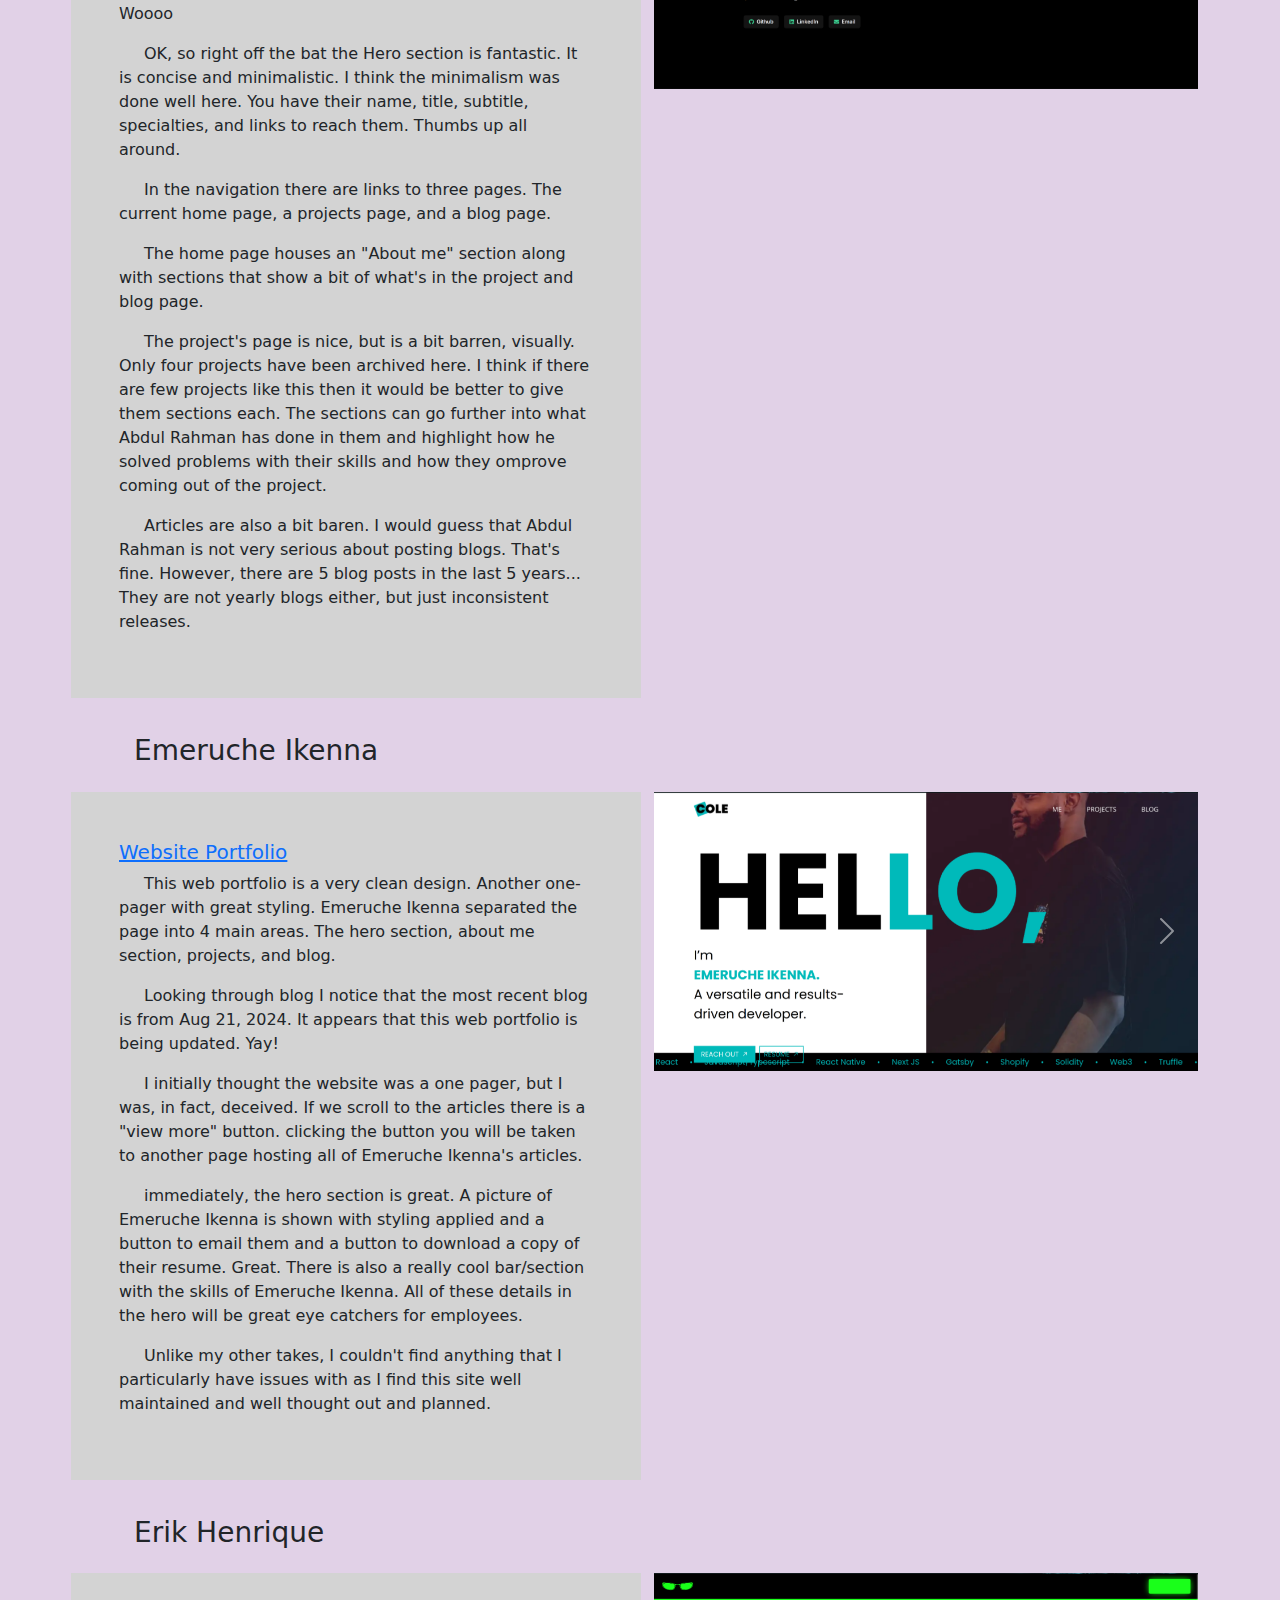
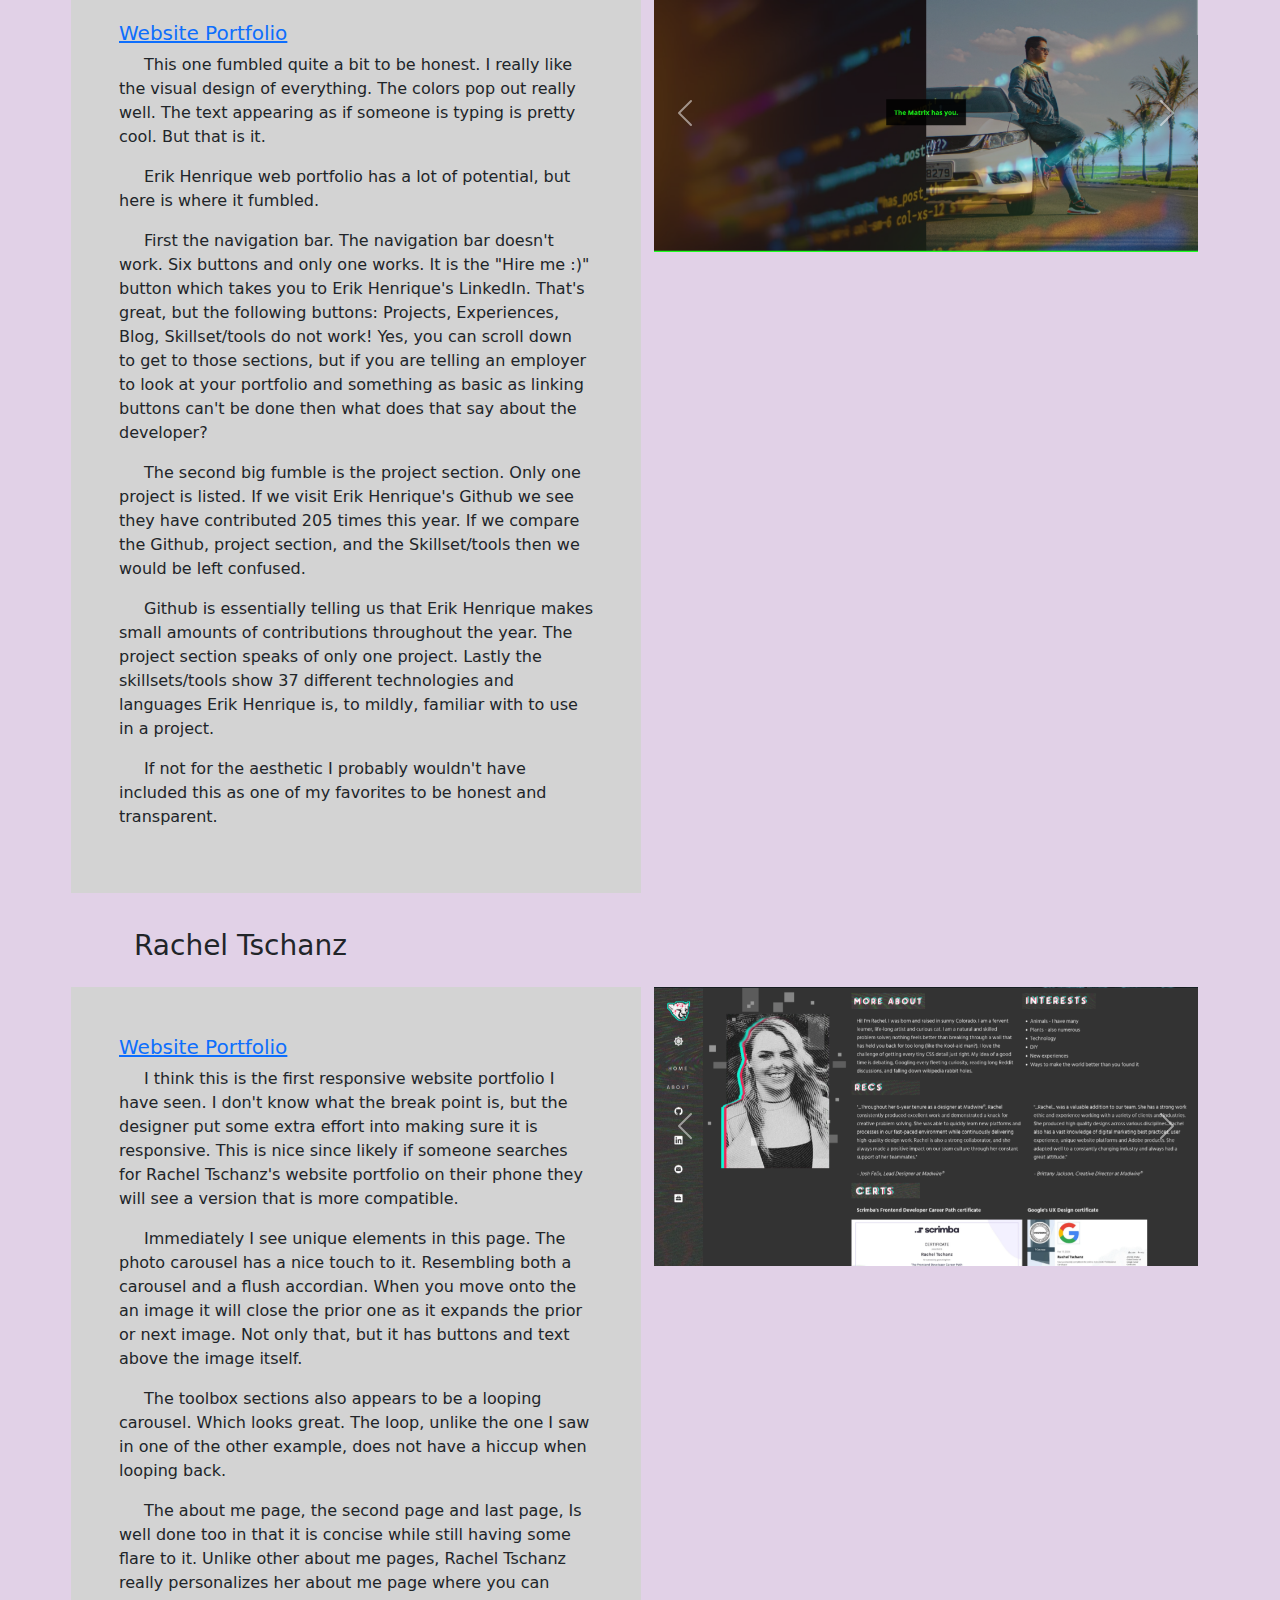
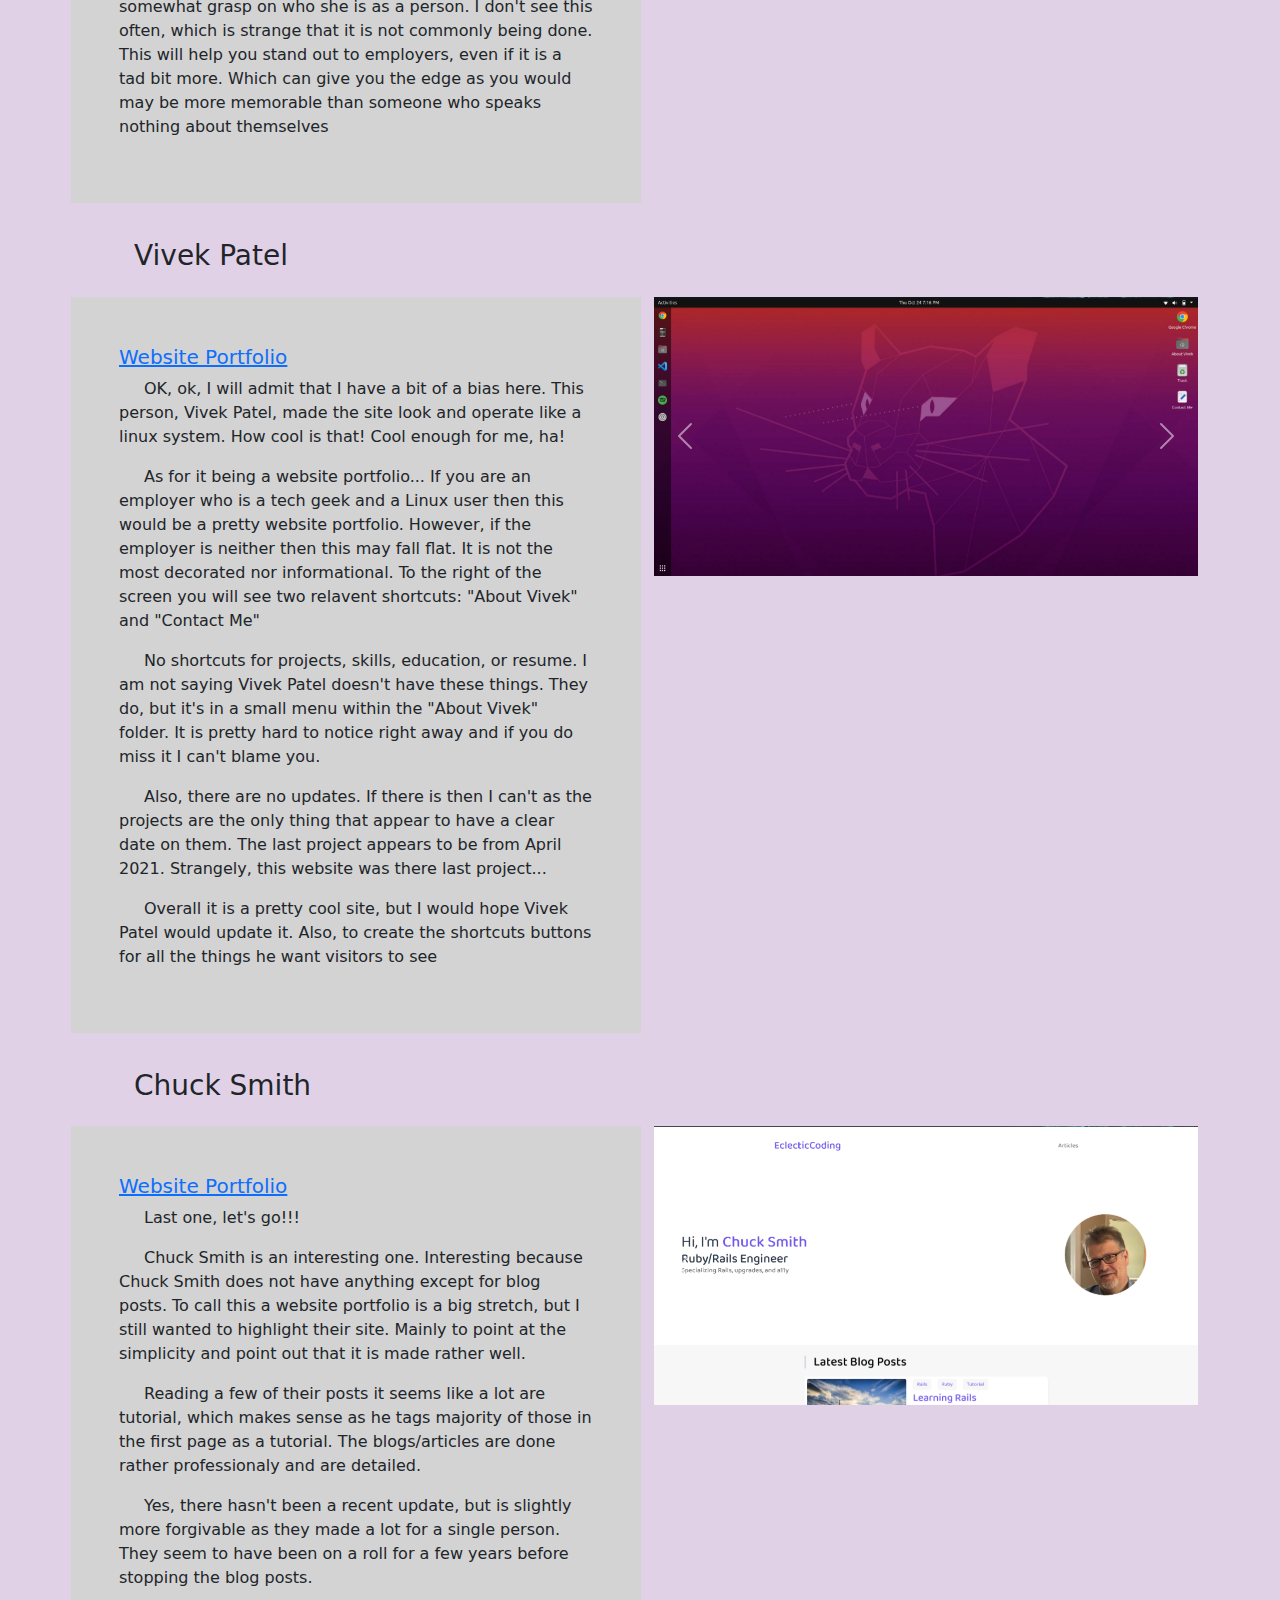
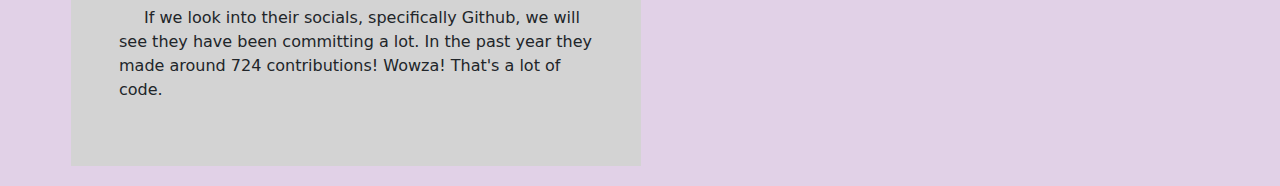
<file: pages/SantiagoTopTen.html>
<!doctype html>
<html lang="en">

<head>
    <meta charset="utf-8">
    <meta name="viewport" content="width=device-width, initial-scale=1">
    <title>Top 10 Website Portfolios</title>
    <link href="https://cdn.jsdelivr.net/npm/bootstrap@5.3.3/dist/css/bootstrap.min.css" rel="stylesheet"
        integrity="sha384-QWTKZyjpPEjISv5WaRU9OFeRpok6YctnYmDr5pNlyT2bRjXh0JMhjY6hW+ALEwIH" crossorigin="anonymous">
    <link rel="stylesheet" href="../style/styles.css">
</head>

<body id="bg-santi10">
    <header>
        <div class="container-fluid">
          <div class="row bg-secondary py-3">
              <!--Website Name-->
              <div class="col-5 col-lg-8">
                <h3>
                    <a class="navbar-brand" style="font-weight: bold; font-size: 42px;" href="../index.html">Top 10 Website</a>
                </h3>
                </div> 
              <!--Buttons to articles-->
              <div class="col-3 col-lg-2">
                <a role="button" class="btn btn-light rounded-pill p-lg-3" href="./AlexanderTopTen.html">Top 10 Splatoon Weapons</a>
              </div>
              <div class="col-3 col-lg-2">
                <a role="button" class="btn btn-light rounded-pill p-lg-3 disabled " href="#">Top 10 Website Portfolios</a>
              </div>
            </div>
          </div>
        </div>
      </header>

      <!---->
      <div class="container-fluid mt-4 bg-gray p-5">
        <div class="row">
          <div class="col-5">
            <div class="row">
              <h1>Top 10 Portfolio Websites</h1>
            </div>
            <div class="row">
              <h2><p class="titleDescText">
                Look. Admire. Be inspired to create your own web portfolio!
              </p>
              <p class="titleDescText">
                The top ten portfolio websites I, Santiago, found to be the most interesting!
                None of these are in any particular order as they are all my favorites.
                Join me in seeing some amazing work from some of the most creative people on the web!</p></h2>
            </div>
          </div>
          <div class="col-6">
            <img src="../assets/resources/simplePortfolio.jpg" class="card-img-top h-100" alt="Card Image of a simple portfolio Background" style="object-fit:cover;">
          </div>
        </div>
      </div>

    <!--Natalya Shelburn-->
    <div class="container">
        <!--Title-->
        <div class="row">
            <div class="col-12 ms-5 p-3">
                <h3>Natalya Shelburne</h3>
            </div>
        </div>

        <!--Text/Photos/video-->
        <div class="row">

            <!--Text-->
            <div class="col-lg-6 bg-gray p-5">
              <h5><a href="http://www.artist-developer.com/" target="_blank">Website Portfolio</a></h5>
                <p>
                    Natalya Shelburne has a one pager portfolio. 
                    Rather simple and a bit baren, but where there is a lack of content the web page makes up with cool visuals. 
                    When you load into the page the self portrait comes to as wireframes start connecting in an interesting manny forming the image.
                    <br> I am slightly disappointed in the fact some of the links lead to dead webpages. 
                    It may just be that Natalya Shelburne has not updated the web page in sometime.
                </p>
            </div>

            <!--photos/Video-->
            <div class="col d-flex flex-column justify-content-between">

                <!--Photos-->

                <div class="row">
                    <div id="carouselExample" class="carousel slide" data-ride="carousel">
                        <div class="carousel-inner">
                          <div class="carousel-item active">
                            <img class="d-block w-100" src="../assets/resources/SantiagoImageAssets/Natalya1.png" alt="First slide">
                          </div>
                          <div class="carousel-item">
                            <img class="d-block w-100" src="../assets/resources/SantiagoImageAssets/Natalya2.png" alt="Second slide">
                          </div>
                          <div class="carousel-item">
                            <img class="d-block w-100" src="../assets/resources/SantiagoImageAssets/Natalya3.png" alt="Third slide">
                          </div>
                        </div>
                        <button class="carousel-control-prev" type="button" data-bs-target="#carouselExample" data-bs-slide="prev">
                          <span class="carousel-control-prev-icon" aria-hidden="true"></span>
                          <span class="visually-hidden">Previous</span>
                        </button>
                        <button class="carousel-control-next" type="button" data-bs-target="#carouselExample" data-bs-slide="next">
                          <span class="carousel-control-next-icon" aria-hidden="true"></span>
                          <span class="visually-hidden">Next</span>
                        </button>
                      </div>
                </div>

                <div class="row pb-4">
                  <iframe 
                  width="560" 
                  height="315" 
                  src="https://www.youtube.com/embed/nZiqe1ZjZNc?si=5BNuPZhfBqb8Jg0B" 
                  title="YouTube video player" 
                  frameborder="0" 
                  allow="accelerometer; autoplay; clipboard-write; encrypted-media; gyroscope; picture-in-picture; web-share" 
                  referrerpolicy="strict-origin-when-cross-origin" 
                  allowfullscreen>
                </iframe>
                </div>
            </div>


        </div>
    </div>

    <!--Rogie-->
    <div class="container">
        <!--Title-->
        <div class="row">
            <div class="col-12 ms-5 p-3">
                <h3>Rogie</h3>
            </div>
        </div>

        <!--Text/Photos/video-->
        <div class="row">

            <!--Text-->
            <div class="col-lg-6 bg-gray p-5">
              <h5><a href="https://rog.ie/#" target="_blank">Website Portfolio</a></h5>
                <p >
                  Rogie also has a one-pager, but the aesthetic is *muah* chef's kiss.
                  I love how it looks like a combination of a game start screen and an old timey cartoon.
                  When you hover over the buttons you hear a little sfx and see a little image where Rogie's name is, replacing it with cool art.
                </p>
                  
                <p>
                  My only qualm with Rogie's web pportfolio, and that is that the website resembles more of a link tree website than a website portfolio.
                  Rogie does show off their skills with this page, but it host none of their projects, list of experiences, and other sections that a website portfolio can host.
                  I think if Rogie added another page or just a section to host a few pieces of their artwork in a gallery section.
                  That would take the portfolio up a notch.
                </p>
            </div>

            <!--photos/Video-->
            <div class="col d-flex flex-column justify-content-between">

                <!--Photos-->

                <div class="row">
                  <div id="carouselExample1" class="carousel slide" data-ride="carousel">
                      <div class="carousel-inner">
                        <div class="carousel-item active">
                          <img class="d-block w-100" src="../assets/resources/SantiagoImageAssets/Rogie1.png" alt="First slide">
                        </div>
                        <div class="carousel-item">
                          <img class="d-block w-100" src="../assets/resources/SantiagoImageAssets/Rogie2.png" alt="Second slide">
                        </div>
                        <div class="carousel-item">
                          <img class="d-block w-100" src="../assets/resources/SantiagoImageAssets/Rogie3.png" alt="Third slide">
                        </div>
                      </div>
                      <button class="carousel-control-prev" type="button" data-bs-target="#carouselExample1" data-bs-slide="prev">
                        <span class="carousel-control-prev-icon" aria-hidden="true"></span>
                        <span class="visually-hidden">Previous</span>
                      </button>
                      <button class="carousel-control-next" type="button" data-bs-target="#carouselExample1" data-bs-slide="next">
                        <span class="carousel-control-next-icon" aria-hidden="true"></span>
                        <span class="visually-hidden">Next</span>
                      </button>
                    </div>
              </div>

                <div class="row pb-4">
                  <iframe 
                  width="560" 
                  height="315" 
                  src="https://www.youtube.com/embed/vHeLMzI_gB4?si=oDzB1Voqer2fQtIx" 
                  title="YouTube video player" 
                  frameborder="0" 
                  allow="accelerometer; autoplay; clipboard-write; encrypted-media; gyroscope; picture-in-picture; web-share" 
                  referrerpolicy="strict-origin-when-cross-origin" 
                  allowfullscreen>
                </iframe>
                </div>
            </div>


        </div>
    </div>

    <!--Lucas Bebber-->
    <div class="container">
        <!--Title-->
        <div class="row">
            <div class="col-12 ms-5 p-3">
                <h3>Lucas Bebber</h3>
            </div>
        </div>

        <!--Text/Photos/video-->
        <div class="row">

            <!--Text-->
            <div class="col-lg-6 bg-gray p-5">
              <h5><a href="http://lbebber.github.io/public/#contact" target="_blank">Website Portfolio</a></h5>
                <p>
                    Lucas Bebber's one page portfolio is not only visually appealing, but also structured really well.
                </p>
                <p>
                  An ameature, like myself, can break down everything into 5 sections. 
                  The first being the navigation bar. The second is the hero section. 
                  The following are the "About" section, "Work" section, and "Contact" section wich doubles as a footer.
                  The structure being so clear cut helps a lot and shows great attention to detail from the Lucas Bebber.
                </p>
                <p>
                  Again, this site doesn't seem to be well updated.
                  Scrolling down the page you can take a gander as to when the last time the site was updated.
                  Under the work area of the site you notice there are links to articles.
                  Each one has a title and subtitle.
                  If you look closely you will notice the last article Lucas Bebber was from 2016.
                  Nothing else has dates on the site, that I can notice.
                </p>
                <p>
                  I think if Lucas Bebber were to regulary update this site, even if only once a year, then this would be great.
                  If not, then I would try not including any dates at all.
                  I would be under the impression that the person had no notable work experiences for years or that the site isn't maintained.
                  I know it isn't the former of the two as Lucas Bebber's Github shows they have been actively committing to projects.
                </p>

            </div>

            <!--photos/Video-->
            <div class="col d-flex flex-column justify-content-between">

                <!--Photos-->

                <div class="row">
                  <div id="carouselExample2" class="carousel slide" data-ride="carousel">
                      <div class="carousel-inner">
                        <div class="carousel-item active">
                          <img class="d-block w-100" src="../assets/resources/SantiagoImageAssets/lucas1.png" alt="First slide">
                        </div>
                        <div class="carousel-item">
                          <img class="d-block w-100" src="../assets/resources/SantiagoImageAssets/Lucas2.png" alt="Second slide">
                        </div>
                        <div class="carousel-item">
                          <img class="d-block w-100" src="../assets/resources/SantiagoImageAssets/lucas3.png" alt="Third slide">
                        </div>
                      </div>
                      <button class="carousel-control-prev" type="button" data-bs-target="#carouselExample2" data-bs-slide="prev">
                        <span class="carousel-control-prev-icon" aria-hidden="true"></span>
                        <span class="visually-hidden">Previous</span>
                      </button>
                      <button class="carousel-control-next" type="button" data-bs-target="#carouselExample2" data-bs-slide="next">
                        <span class="carousel-control-next-icon" aria-hidden="true"></span>
                        <span class="visually-hidden">Next</span>
                      </button>
                    </div>
              </div>

                <div class="row pb-4">
                  <iframe 
                  width="560" 
                  height="315" 
                  src="https://www.youtube.com/embed/0ilYRzUkfXc?si=OWsedIkOEnTp_4be" 
                  title="YouTube video player" 
                  frameborder="0" 
                  allow="accelerometer; autoplay; clipboard-write; encrypted-media; gyroscope; picture-in-picture; web-share" 
                  referrerpolicy="strict-origin-when-cross-origin" 
                  allowfullscreen>
                </iframe>
                </div>
            </div>


        </div>
    </div>

    <!--Du Haihang-->
    <div class="container">
        <!--Title-->
        <div class="row">
            <div class="col-12 ms-5 p-3">
                <h3>Du Haihang</h3>
            </div>
        </div>

        <!--Text/Photos/video-->
        <div class="row">

            <!--Text-->
            <div class="col-lg-6 bg-gray p-5">
              <h5><a href="https://duhaihang.com/portfolio/2016/#/work/" target="_blank">Website Portfolio</a></h5>
                <p>
                    This site seems fully decked out with styling.
                    In both a good and bad way. 
                    The effects are some of the best I have seen.
                    However, the landing page is not clear with its call to action.
                </p>
                <p>
                  Let's start with how cool the styling is.
                  When you load into the landing page it has a cool loading scene where there is a counter.
                  Once you are in you see some awesome things and as you move your mouse you will immediately notice the background text interacts like a paddle through water creating ripples where you move.
                  All the font is very decorative and every 9 seconds the page would show a now project Du Haihang has made.
                  When you click the image of the project it will take you to another scene with all the information regarding the project
                </p>
                <p>
                  Now, the bad stuff.
                  The design and layout isn't intuitive. 
                  I had to play around with the site for a few minutes to get a bit of understanding of what I meant to possibly do.
                  At first, I thought, "is there only two pages in this portfolio? Maybe it is not finished."
                  That wasn't the case, so I came to find out by playing around and randomly clicking to places.
                </p>
                <p>
                  The CSS not being the most intuitive was one bad part the second would be that this portfolio lacks any information about the person themselves or how to reach them.
                  Similar to the other web portfolios I found this website doesn't appear to be maintained. 
                  Clicking into the projects you would notice that the latest project was back in 2016.
                  Then I realized when I was trying to find out if they host more recent work in another platform that there was no information outside of the person's name, title, and projects.
                  This is a major design flaw for a website portfolio.
                  Employers who are interested in hiring this person would have no way of reaching out to them. 
                  The last thing you should make a possible employer do is start hunting you down via online searches since chances are they would not want to waste their time in a goose hunt.
                </p>
            </div>

            <!--photos/Video-->
            <div class="col d-flex flex-column justify-content-between">

                <!--Photos-->

                <div class="row">
                  <div id="text-center carouselExample44" class="carousel slide" data-ride="carousel">
                      <div class="carousel-inner">
                        <div class="carousel-item active">
                          <img class="d-block w-100" src="../assets/resources/SantiagoImageAssets/Du1.png" alt="First slide">
                        </div>
                        <div class="carousel-item">
                          <img class="d-block w-100" src="../assets/resources/SantiagoImageAssets/du2.png" alt="Second slide">
                        </div>
                        <div class="carousel-item">
                          <img class="d-block w-100" src="../assets/resources/SantiagoImageAssets/du3.png" alt="Third slide">
                        </div>
                      </div>
                      <button class="carousel-control-prev" type="button" data-bs-target="#carouselExample44" data-bs-slide="prev">
                        <span class="carousel-control-prev-icon" aria-hidden="true"></span>
                        <span class="visually-hidden">Previous</span>
                      </button>
                      <button class="carousel-control-next" type="button" data-bs-target="#carouselExample44" data-bs-slide="next">
                        <span class="carousel-control-next-icon" aria-hidden="true"></span>
                        <span class="visually-hidden">Next</span>
                      </button>
                    </div>
              </div>

                <div class="row pb-4">
                  <iframe 
                  width="560" 
                  height="315" 
                  src="https://www.youtube.com/embed/9ZCEzsbnQVA?si=txtqL8tMQDSBrIwK" 
                  title="YouTube video player" 
                  frameborder="0" 
                  allow="accelerometer; autoplay; clipboard-write; encrypted-media; gyroscope; picture-in-picture; web-share" 
                  referrerpolicy="strict-origin-when-cross-origin" 
                  allowfullscreen>
                </iframe>
                </div>
            </div>


        </div>
    </div>

    <!--Abdul Rahman-->
    <div class="container">
        <!--Title-->
        <div class="row">
            <div class="col-12 ms-5 p-3">
                <h3>Abdul Rahman</h3>
            </div>
        </div>

        <!--Text/Photos/video-->
        <div class="row">

            <!--Text-->
            <div class="col-lg-6 bg-gray p-5">
              <h5><a href="https://abdulrahman.id/" target="_blank">Website Portfolio</a></h5>
                <p>
                    OK, so I immediately began looking for dates on this site... 
                    The latest date from the webstire is from April, 2024!!!
                </p>
                <p>Yeah, baby!!! Let's go! That's what I am talking about! Woooo</p>
                <p>
                  OK, so right off the bat the Hero section is fantastic.
                  It is concise and minimalistic.
                  I think the minimalism was done well here.
                  You have their name, title, subtitle, specialties, and links to reach them.
                  Thumbs up all around. 
                </p>
                <p>
                  In the navigation there are links to three pages.
                  The current home page, a projects page, and a blog page.
                </p>
                <p>
                  The home page houses an "About me" section along with sections that show a bit of what's in the project and blog page.
                </p>
                <p>
                  The project's page is nice, but is a bit barren, visually.
                  Only four projects have been archived here.
                  I think if there are few projects like this then it would be better to give them sections each.
                  The sections can go further into what Abdul Rahman has done in them and highlight how he solved problems with their skills and how they omprove coming out of the project.
                </p>
                <p>
                  Articles are also a bit baren.
                  I would guess that Abdul Rahman is not very serious about posting blogs.
                  That's fine.
                  However, there are 5 blog posts in the last 5 years... 
                  They are not yearly blogs either, but just inconsistent releases.
                </p>

            </div>

            <!--photos/Video-->
            <div class="col d-flex flex-column justify-content-between">

                <!--Photos-->

                <div class="row">
                  <div id="carouselExample4" class="carousel slide" data-ride="carousel">
                      <div class="carousel-inner">
                        <div class="carousel-item active">
                          <img class="d-block w-100" src="../assets/resources/SantiagoImageAssets/Abdul1.png" alt="First slide">
                        </div>
                        <div class="carousel-item">
                          <img class="d-block w-100" src="../assets/resources/SantiagoImageAssets/Abdul2.png" alt="Second slide">
                        </div>
                        <div class="carousel-item">
                          <img class="d-block w-100" src="../assets/resources/SantiagoImageAssets/Abdul3.png" alt="Third slide">
                        </div>
                      </div>
                      <button class="carousel-control-prev" type="button" data-bs-target="#carouselExample4" data-bs-slide="prev">
                        <span class="carousel-control-prev-icon" aria-hidden="true"></span>
                        <span class="visually-hidden">Previous</span>
                      </button>
                      <button class="carousel-control-next" type="button" data-bs-target="#carouselExample4" data-bs-slide="next">
                        <span class="carousel-control-next-icon" aria-hidden="true"></span>
                        <span class="visually-hidden">Next</span>
                      </button>
                    </div>
              </div>

                <div class="row pb-4">
                  <iframe 
                  width="560" 
                  height="315" 
                  src="https://www.youtube.com/embed/m2S6zMCFGWQ?si=-9dldiy_csyEL06S" 
                  title="YouTube video player" 
                  frameborder="0" 
                  allow="accelerometer; autoplay; clipboard-write; encrypted-media; gyroscope; picture-in-picture; web-share" 
                  referrerpolicy="strict-origin-when-cross-origin" 
                  allowfullscreen>
                </iframe>
                </div>
            </div>


        </div>
    </div>

    <!--Emeruche Ikenna-->
    <div class="container">
        <!--Title-->
        <div class="row">
            <div class="col-12 ms-5 p-3">
                <h3>Emeruche Ikenna</h3>
            </div>
        </div>

        <!--Text/Photos/video-->
        <div class="row">

            <!--Text-->
            <div class="col-lg-6 bg-gray p-5">
              <h5><a href="https://coleruche.com/" target="_blank">Website Portfolio</a></h5>
                <p>
                  This web portfolio is a very clean design.
                  Another one-pager with great styling.
                  Emeruche Ikenna separated the page into 4 main areas.
                  The hero section, about me section, projects, and blog.
                </p>
                <p>
                  Looking through blog I notice that the most recent blog is from Aug 21, 2024.
                  It appears that this web portfolio is being updated.
                  Yay!
                </p>
                <p>
                  I initially thought the website was a one pager, but I was, in fact, deceived.
                  If we scroll to the articles there is a "view more" button. 
                  clicking the button you will be taken to another page hosting all of Emeruche Ikenna's articles.
                </p>
                <p>
                  immediately, the hero section is great.
                  A picture of Emeruche Ikenna is shown with styling applied and a button to email them and a button to download a copy of their resume.
                  Great.
                  There is also a really cool bar/section with the skills of Emeruche Ikenna.
                  All of these details in the hero will be great eye catchers for employees.
                </p>

                <p>
                  Unlike my other takes, I couldn't find anything that I particularly have issues with as I find this site well maintained and well thought out and planned.
                </p>
            </div>

            <!--photos/Video-->
            <div class="col d-flex flex-column justify-content-between">

                <!--Photos-->

                <div class="row">
                  <div id="carouselExample5" class="carousel slide" data-ride="carousel">
                      <div class="carousel-inner">
                        <div class="carousel-item active">
                          <img class="d-block w-100" src="../assets/resources/SantiagoImageAssets/Emeruche 1.png" alt="First slide">
                        </div>
                        <div class="carousel-item">
                          <img class="d-block w-100" src="../assets/resources/SantiagoImageAssets/Emeruche 2.png" alt="Second slide">
                        </div>
                        <div class="carousel-item">
                          <img class="d-block w-100" src="../assets/resources/SantiagoImageAssets/Emeruche 3.png" alt="Third slide">
                        </div>
                      </div>
                      <button class="carousel-control-prev" type="button" data-bs-target="#carouselExample5" data-bs-slide="prev">
                        <span class="carousel-control-prev-icon" aria-hidden="true"></span>
                        <span class="visually-hidden">Previous</span>
                      </button>
                      <button class="carousel-control-next" type="button" data-bs-target="#carouselExample5" data-bs-slide="next">
                        <span class="carousel-control-next-icon" aria-hidden="true"></span>
                        <span class="visually-hidden">Next</span>
                      </button>
                    </div>
              </div>

                <div class="row pb-4">
                  <iframe 
                  width="560" 
                  height="315" 
                  src="https://www.youtube.com/embed/CE4yBQOdYgU?si=56hDE217S0v0nb8x" 
                  title="YouTube video player" 
                  frameborder="0" 
                  allow="accelerometer; autoplay; clipboard-write; encrypted-media; gyroscope; picture-in-picture; web-share" 
                  referrerpolicy="strict-origin-when-cross-origin" 
                  allowfullscreen>
                </iframe>
                </div>
            </div>


        </div>
    </div>

    <!--Erik Henrique-->
    <div class="container">
        <!--Title-->
        <div class="row">
            <div class="col-12 ms-5 p-3">
                <h3>Erik Henrique</h3>
            </div>
        </div>

        <!--Text/Photos/video-->
        <div class="row">

            <!--Text-->
            <div class="col-lg-6 bg-gray p-5">
              <h5><a href="https://www.indianboy.com.br/" target="_blank">Website Portfolio</a></h5>
                <p>
                    This one fumbled quite a bit to be honest.
                    I really like the visual design of everything.
                    The colors pop out really well.
                    The text appearing as if someone is typing is pretty cool.
                    But that is it.
                </p>
                <p>
                  Erik Henrique web portfolio has a lot of potential, but here is where it fumbled.
                </p>
                <p>
                  First the navigation bar.
                  The navigation bar doesn't work. 
                  Six buttons and only one works.
                  It is the "Hire me :)" button which takes you to Erik Henrique's LinkedIn.
                  That's great, but the following buttons: Projects, Experiences, Blog, Skillset/tools do not work!
                   Yes, you can scroll down to get to those sections, but if you are telling an employer to look at your portfolio and something as basic as linking buttons can't be done then what does that say about the developer?
                </p>
                <p>
                  The second big fumble is the project section. 
                  Only one project is listed.
                  If we visit Erik Henrique's Github we see they have contributed 205 times this year.
                  If we compare the Github, project section, and the Skillset/tools then we would be left confused.
                </p>
                <p>
                  Github is essentially telling us that Erik Henrique makes small amounts of contributions throughout the year.
                  The project section speaks of only one project.
                  Lastly the skillsets/tools show 37 different technologies and languages Erik Henrique is, to mildly, familiar with to use in a project.
                </p>
                <p>
                  If not for the aesthetic I probably wouldn't have included this as one of my favorites to be honest and transparent.
                </p>
            </div>

            <!--photos/Video-->
            <div class="col d-flex flex-column justify-content-between">

                <!--Photos-->

                <div class="row">
                  <div id="carouselExample6" class="carousel slide" data-ride="carousel">
                      <div class="carousel-inner">
                        <div class="carousel-item active">
                          <img class="d-block w-100" src="../assets/resources/SantiagoImageAssets/Erik1.png" alt="First slide">
                        </div>
                        <div class="carousel-item">
                          <img class="d-block w-100" src="../assets/resources/SantiagoImageAssets/Erik2.png" alt="Second slide">
                        </div>
                        <div class="carousel-item">
                          <img class="d-block w-100" src="../assets/resources/SantiagoImageAssets/Erik3.png" alt="Third slide">
                        </div>
                      </div>
                      <button class="carousel-control-prev" type="button" data-bs-target="#carouselExample6" data-bs-slide="prev">
                        <span class="carousel-control-prev-icon" aria-hidden="true"></span>
                        <span class="visually-hidden">Previous</span>
                      </button>
                      <button class="carousel-control-next" type="button" data-bs-target="#carouselExample6" data-bs-slide="next">
                        <span class="carousel-control-next-icon" aria-hidden="true"></span>
                        <span class="visually-hidden">Next</span>
                      </button>
                    </div>
              </div>

                <div class="row pb-4">
                  <iframe 
                  width="560" 
                  height="315" 
                  src="https://www.youtube.com/embed/Vc5XuCgpXDc?si=cD6YmEiBhM3LiXC5" 
                  title="YouTube video player" 
                  frameborder="0" 
                  allow="accelerometer; autoplay; clipboard-write; encrypted-media; gyroscope; picture-in-picture; web-share" 
                  referrerpolicy="strict-origin-when-cross-origin" 
                  allowfullscreen></iframe>
                </div>
            </div>


        </div>
    </div>

    <!--Rachel Tschanz-->
    <div class="container">
        <!--Title-->
        <div class="row">
            <div class="col-12 ms-5 p-3">
                <h3>Rachel Tschanz</h3>
            </div>
        </div>

        <!--Text/Photos/video-->
        <div class="row">

            <!--Text-->
            <div class="col-lg-6 bg-gray p-5">
              <h5><a href="https://rtdevcraft.com/" target="_blank">Website Portfolio</a></h5>
                <p>
                    I think this is the first responsive website portfolio I have seen.
                    I don't know what the break point is, but the designer put some extra effort into making sure it is responsive.
                    This is nice since likely if someone searches for Rachel Tschanz's website portfolio on their phone they will see a version that is more compatible.
                </p>
                <p>
                  Immediately I see unique elements in this page.
                  The photo carousel has a nice touch to it. 
                  Resembling both a carousel and a flush accordian.
                  When you move onto the an image it will close the prior one as it expands the prior or next image.
                  Not only that, but it has buttons and text above the image itself.
                </p>
                <p>
                  The toolbox sections also appears to be a looping carousel.
                  Which looks great.
                  The loop, unlike the one I saw in one of the other example, does not have a hiccup when looping back.
                </p>
                <p>
                  The about me page, the second page and last page, Is well done too in that it is concise while still having some flare to it.
                  Unlike other about me pages, Rachel Tschanz really personalizes her about me page where you can somewhat grasp on who she is as a person.
                  I don't see this often, which is strange that it is not commonly being done.
                  This will help you stand out to employers, even if it is a tad bit more.
                  Which can give you the edge as you would may be more memorable than someone who speaks nothing about themselves
                </p>

            </div>

            <!--photos/Video-->
            <div class="col d-flex flex-column justify-content-between">

                <!--Photos-->

                <div class="row">
                  <div id="carouselExample41" class="carousel slide" data-ride="carousel">
                      <div class="carousel-inner">
                        <div class="carousel-item active">
                          <img class="d-block w-100" src="../assets/resources/SantiagoImageAssets/rachel1.png" alt="First slide">
                        </div>
                        <div class="carousel-item">
                          <img class="d-block w-100" src="../assets/resources/SantiagoImageAssets/rachel2.png" alt="Second slide">
                        </div>
                        <div class="carousel-item">
                          <img class="d-block w-100" src="../assets/resources/SantiagoImageAssets/rachel3.png" alt="Third slide">
                        </div>
                      </div>
                      <button class="carousel-control-prev" type="button" data-bs-target="#carouselExample41" data-bs-slide="prev">
                        <span class="carousel-control-prev-icon" aria-hidden="true"></span>
                        <span class="visually-hidden">Previous</span>
                      </button>
                      <button class="carousel-control-next" type="button" data-bs-target="#carouselExample41" data-bs-slide="next">
                        <span class="carousel-control-next-icon" aria-hidden="true"></span>
                        <span class="visually-hidden">Next</span>
                      </button>
                    </div>
              </div>

                <div class="row pb-4">
                  <iframe 
                  width="560" 
                  height="315" 
                  src="https://www.youtube.com/embed/78INL5Smlio?si=zA5KQOsv2ES-bbi0" 
                  title="YouTube video player" 
                  frameborder="0" 
                  allow="accelerometer; autoplay; clipboard-write; encrypted-media; gyroscope; picture-in-picture; web-share" 
                  referrerpolicy="strict-origin-when-cross-origin" 
                  allowfullscreen></iframe>
                </div>
            </div>


        </div>
    </div>

    <!--Vivek Patel-->
    <div class="container">
        <!--Title-->
        <div class="row">
            <div class="col-12 ms-5 p-3">
                <h3>Vivek Patel</h3>
            </div>
        </div>

        <!--Text/Photos/video-->
        <div class="row">

            <!--Text-->
            <div class="col-lg-6 bg-gray p-5">
              <h5><a href="https://vivek9patel.github.io/" target="_blank">Website Portfolio</a></h5>
                <p>
                    OK, ok, I will admit that I have a bit of a bias here.
                    This person, Vivek Patel, made the site look and operate like a linux system.
                    How cool is that!
                    Cool enough for me, ha!
                </p>
                <p>
                  As for it being a website portfolio... 
                  If you are an employer who is a tech geek and a Linux user then this would be a pretty website portfolio.
                  However, if the employer is neither then this may fall flat.
                  It is not the most decorated nor informational.
                  To the right of the screen you will see two relavent shortcuts: "About Vivek" and "Contact Me"
                </p>
                <p>
                  No shortcuts for projects, skills, education, or resume.
                  I am not saying Vivek Patel doesn't have these things.
                  They do, but it's in a small menu within the "About Vivek" folder.
                  It is pretty hard to notice right away and if you do miss it I can't blame you.
                </p>
                <p>
                  Also, there are no updates. 
                  If there is then I can't as the projects are the only thing that appear to have a clear date on them.
                  The last project appears to be from April 2021.
                  Strangely, this website was there last project...  
                </p>
                <p>
                  Overall it is a pretty cool site, but I would hope Vivek Patel would update it.
                  Also, to create the shortcuts buttons for all the things he want visitors to see
                </p>
            </div>

            <!--photos/Video-->
            <div class="col d-flex flex-column justify-content-between">

                <!--Photos-->

                <div class="row">
                  <div id="carouselExample55" class="carousel slide" data-ride="carousel">
                      <div class="carousel-inner">
                        <div class="carousel-item active">
                          <img class="d-block w-100" src="../assets/resources/SantiagoImageAssets/vivek2.png" alt="First slide">
                        </div>
                        <div class="carousel-item">
                          <img class="d-block w-100" src="../assets/resources/SantiagoImageAssets/Vivek3.png" alt="Second slide">
                        </div>
                        <div class="carousel-item">
                          <img class="d-block w-100" src="../assets/resources/SantiagoImageAssets/vivek2.png" alt="Third slide">
                        </div>
                      </div>
                      <button class="carousel-control-prev" type="button" data-bs-target="#carouselExample55" data-bs-slide="prev">
                        <span class="carousel-control-prev-icon" aria-hidden="true"></span>
                        <span class="visually-hidden">Previous</span>
                      </button>
                      <button class="carousel-control-next" type="button" data-bs-target="#carouselExample55" data-bs-slide="next">
                        <span class="carousel-control-next-icon" aria-hidden="true"></span>
                        <span class="visually-hidden">Next</span>
                      </button>
                    </div>
              </div>

                <div class="row pb-4">
                  <iframe 
                  width="560" 
                  height="315" 
                  src="https://www.youtube.com/embed/HmN2KOJYQog?si=p91NgAP3IH1mkkyd" title="YouTube video player" 
                  frameborder="0" 
                  allow="accelerometer; autoplay; clipboard-write; encrypted-media; gyroscope; picture-in-picture; web-share" 
                  referrerpolicy="strict-origin-when-cross-origin" 
                  allowfullscreen></iframe>
                </div>
            </div>


        </div>
    </div>

    <!--Chuck Smith-->
    <div class="container">
        <!--Title-->
        <div class="row">
            <div class="col-12 ms-5 p-3">
                <h3>Chuck Smith</h3>
            </div>
        </div>

        <!--Text/Photos/video-->
        <div class="row">

            <!--Text-->
            <div class="col-lg-6 bg-gray p-5">
              <h5><a href="https://www.eclecticcoding.com/" target="_blank">Website Portfolio</a></h5>
                <p>
                    Last one, let's go!!!
                </p>
                <p>
                  Chuck Smith is an interesting one.
                  Interesting because Chuck Smith does not have anything except for blog posts. 
                  To call this a website portfolio is a big stretch, but I still wanted to highlight their site.
                  Mainly to point at the simplicity and point out that it is made rather well.
                </p>
                <p>
                  Reading a few of their posts it seems like a lot are tutorial, which makes sense as he tags majority of those in the first page as a tutorial.
                  The blogs/articles are done rather professionaly and are detailed.
                </p>
                <p>
                  Yes, there hasn't been a recent update, but is slightly more forgivable as they made a lot for a single person.
                  They seem to have been on a roll for a few years before stopping the blog posts.
                </p>
                <p>
                  If we look into their socials, specifically Github, we will see they have been committing a lot.
                  In the past year they made around 724 contributions!
                  Wowza!
                  That's a lot of code.
                </p>
            </div>

            <!--photos/Video-->
            <div class="col d-flex flex-column justify-content-between">

                <!--Photos-->

                <div class="row">
                  <div id="carouselExample64" class="carousel slide" data-ride="carousel">
                      <div class="carousel-inner">
                        <div class="carousel-item active">
                          <img class="d-block w-100" src="../assets/resources/SantiagoImageAssets/Chuck1.png" alt="First slide">
                        </div>
                        <div class="carousel-item">
                          <img class="d-block w-100" src="../assets/resources/SantiagoImageAssets/chuck2.png" alt="Second slide">
                        </div>
                        <div class="carousel-item">
                          <img class="d-block w-100" src="../assets/resources/SantiagoImageAssets/chuck3.png" alt="Third slide">
                        </div>
                      </div>
                      <button class="carousel-control-prev" type="button" data-bs-target="#carouselExample64" data-bs-slide="prev">
                        <span class="carousel-control-prev-icon" aria-hidden="true"></span>
                        <span class="visually-hidden">Previous</span>
                      </button>
                      <button class="carousel-control-next" type="button" data-bs-target="#carouselExample64" data-bs-slide="next">
                        <span class="carousel-control-next-icon" aria-hidden="true"></span>
                        <span class="visually-hidden">Next</span>
                      </button>
                    </div>
              </div>

                <div class="row pb-4">
                  <iframe 
                  width="560" 
                  height="315" 
                  src="https://www.youtube.com/embed/Tj6DLwNtN-c?si=LfvlFOZzFtXZ-aRE" 
                  title="YouTube video player" 
                  frameborder="0" 
                  allow="accelerometer; autoplay; clipboard-write; encrypted-media; gyroscope; picture-in-picture; web-share" 
                  referrerpolicy="strict-origin-when-cross-origin" 
                  allowfullscreen>

                  </iframe>
                </div>
            </div>


        </div>
    </div>

   
    <script src="https://cdn.jsdelivr.net/npm/bootstrap@5.3.3/dist/js/bootstrap.bundle.min.js" integrity="sha384-YvpcrYf0tY3lHB60NNkmXc5s9fDVZLESaAA55NDzOxhy9GkcIdslK1eN7N6jIeHz" crossorigin="anonymous"></script>

</body>

</html>
</file>
<file: style/styles.css>
.bg-gray
{
    background-color: lightgray;
    margin-bottom: 20px;
    margin-left: 1px;
    margin-right: 1px;
    padding: 2px;
}
.titleDescText
{
    font-weight: lighter;
    font-size: 40px;
}
.pAlexText
{
    font-size: 20px;
}
.bronzePlacement
{
    color: #CD7F32;
}
.silverPlacement
{
    color: #71706e
}
.goldPlacement
{
    color:#B59410;
}
#bg-index
{
    background-color: #A4B7C3;
}

#bg-alex10
{
    background-color: #D0CFBC;
}

#bg-santi10
{
    background-color: #E1D1E7;
    overflow-x: hidden;
}
p
{
    text-indent: 25px;
}
br
{
    text-indent: 25px;
}
</file>
